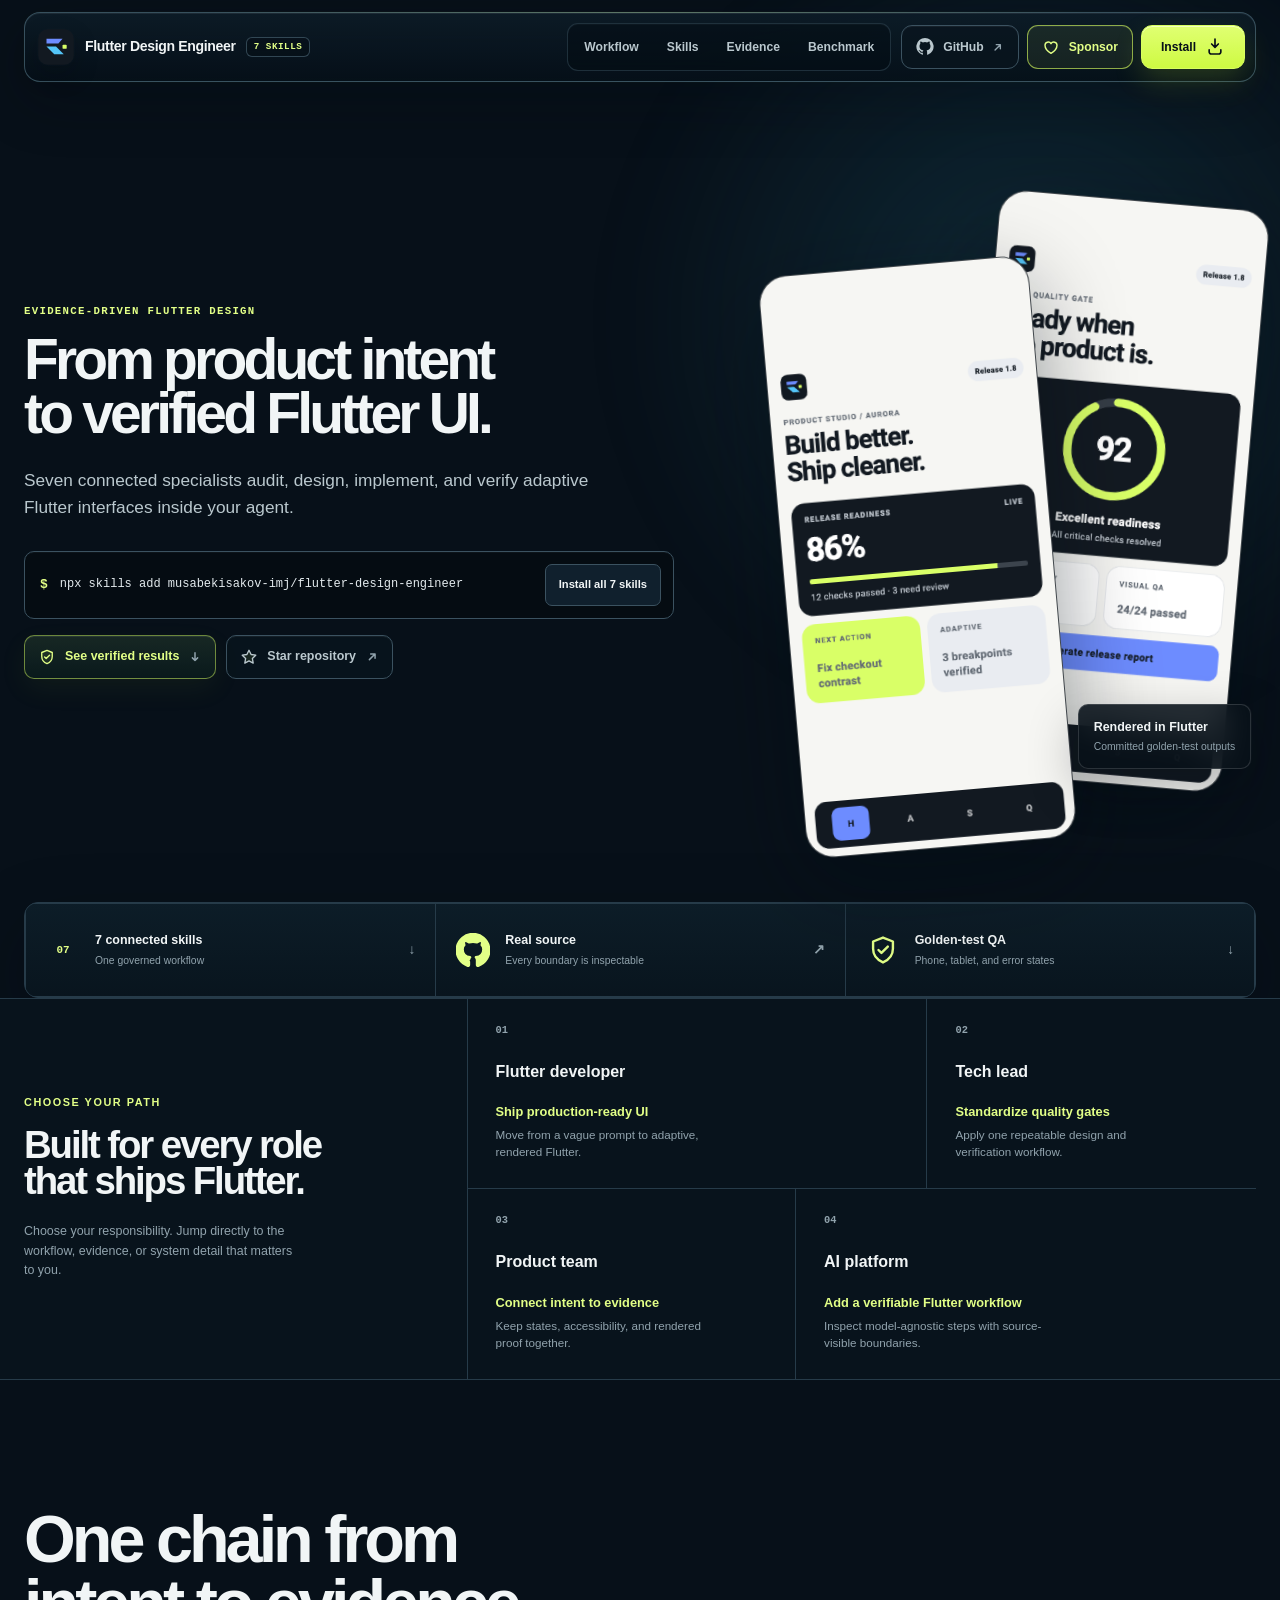
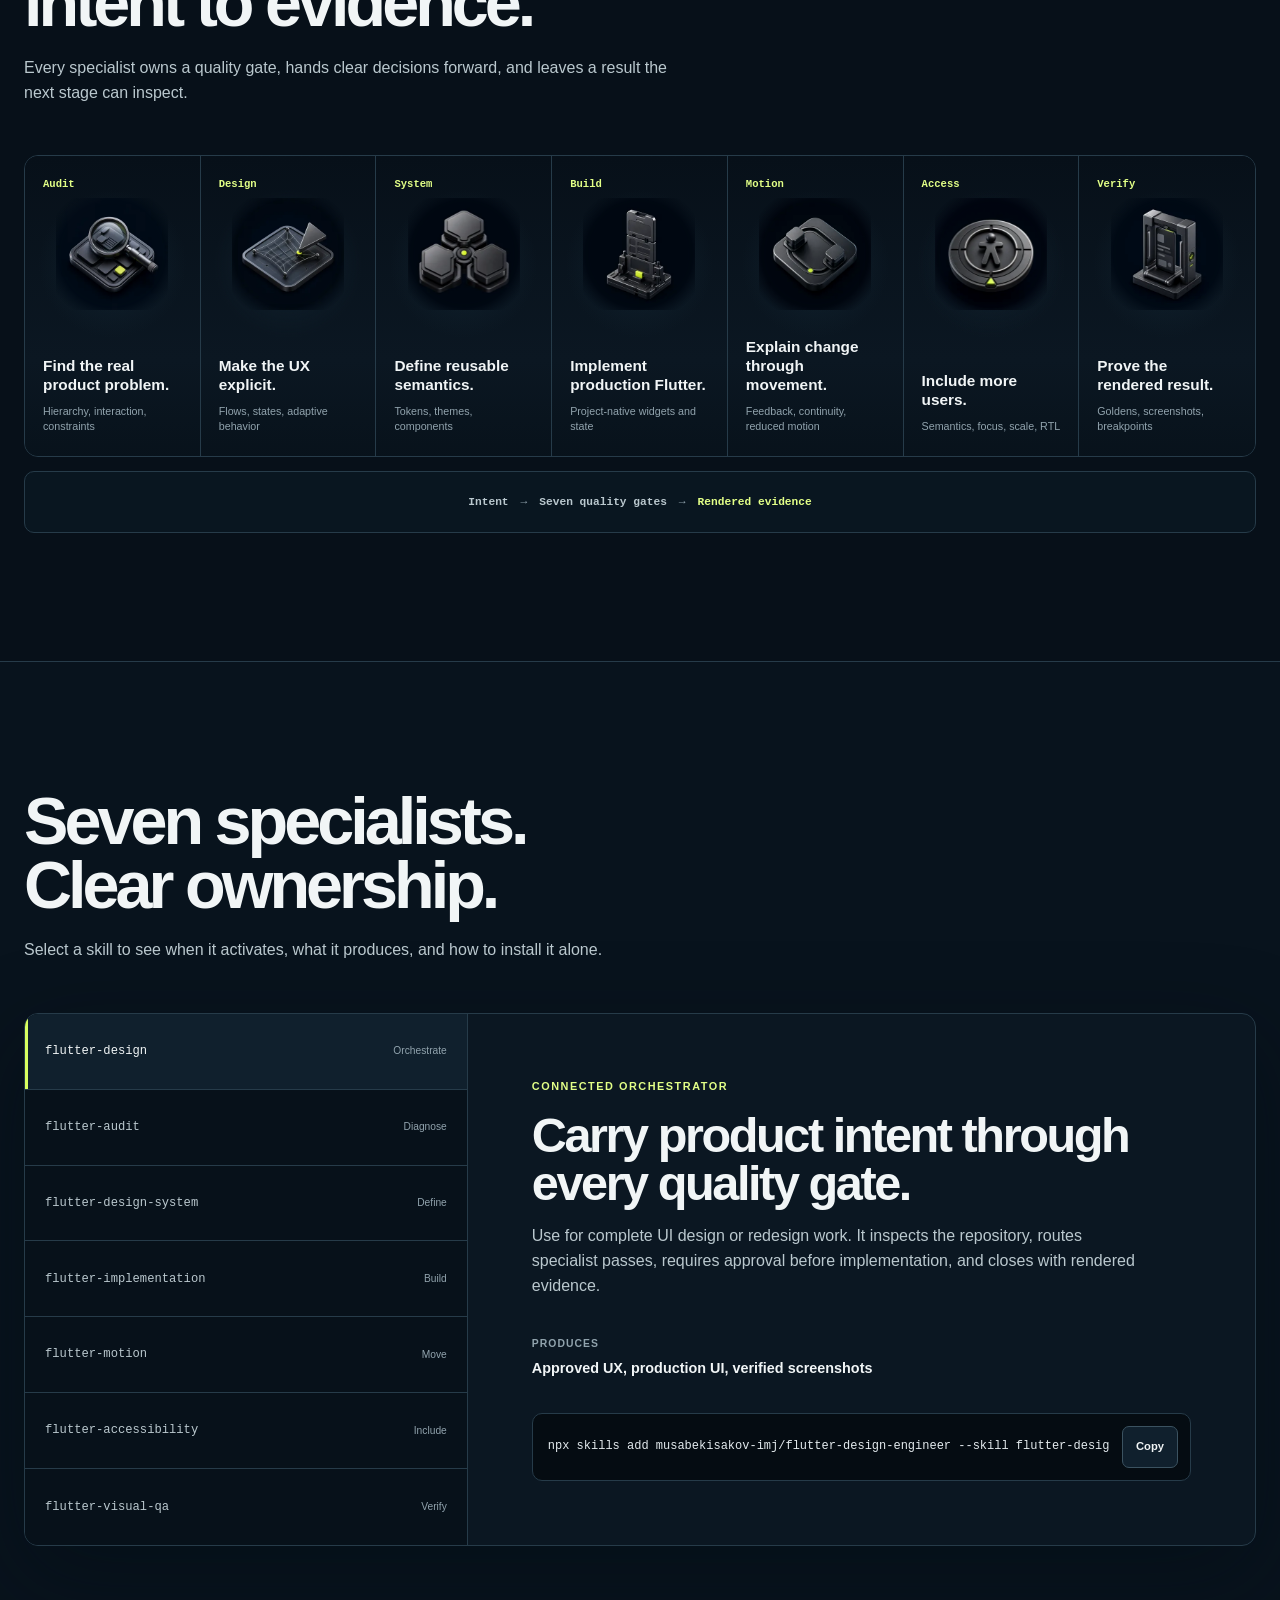
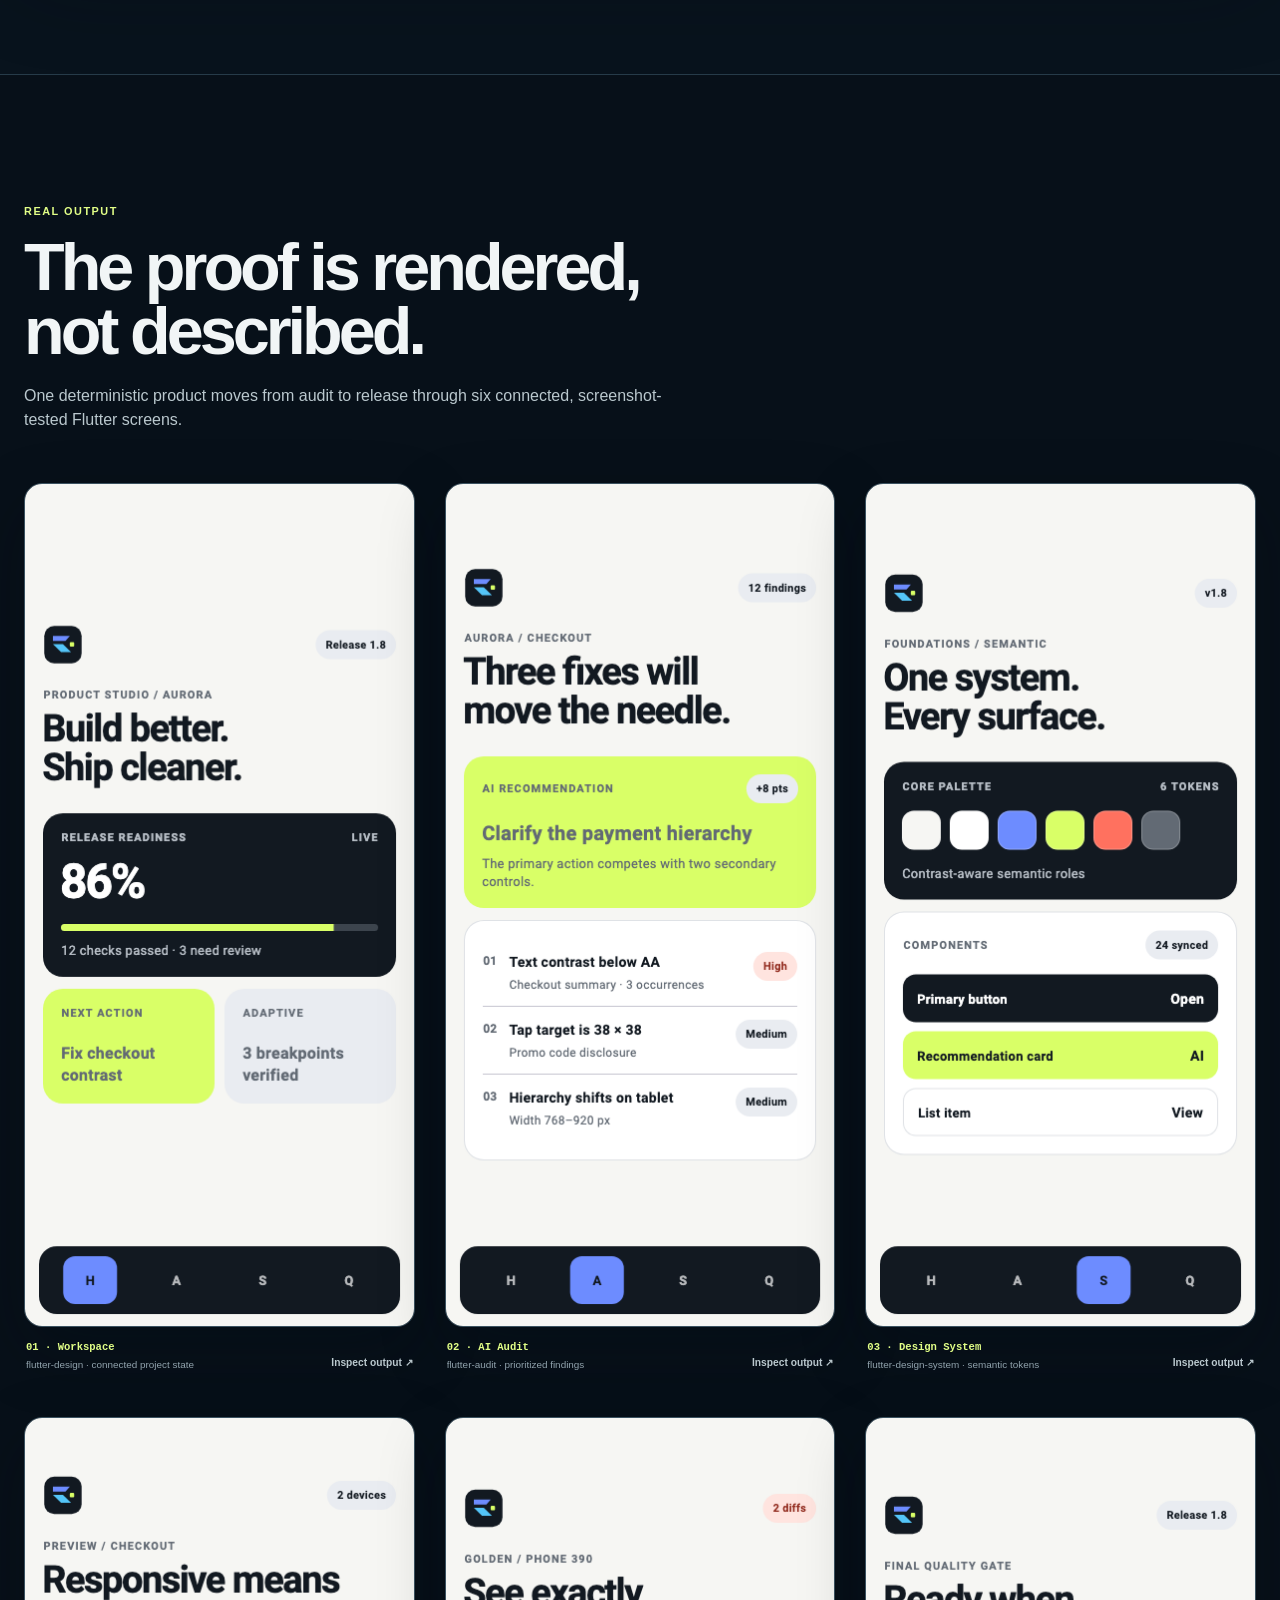
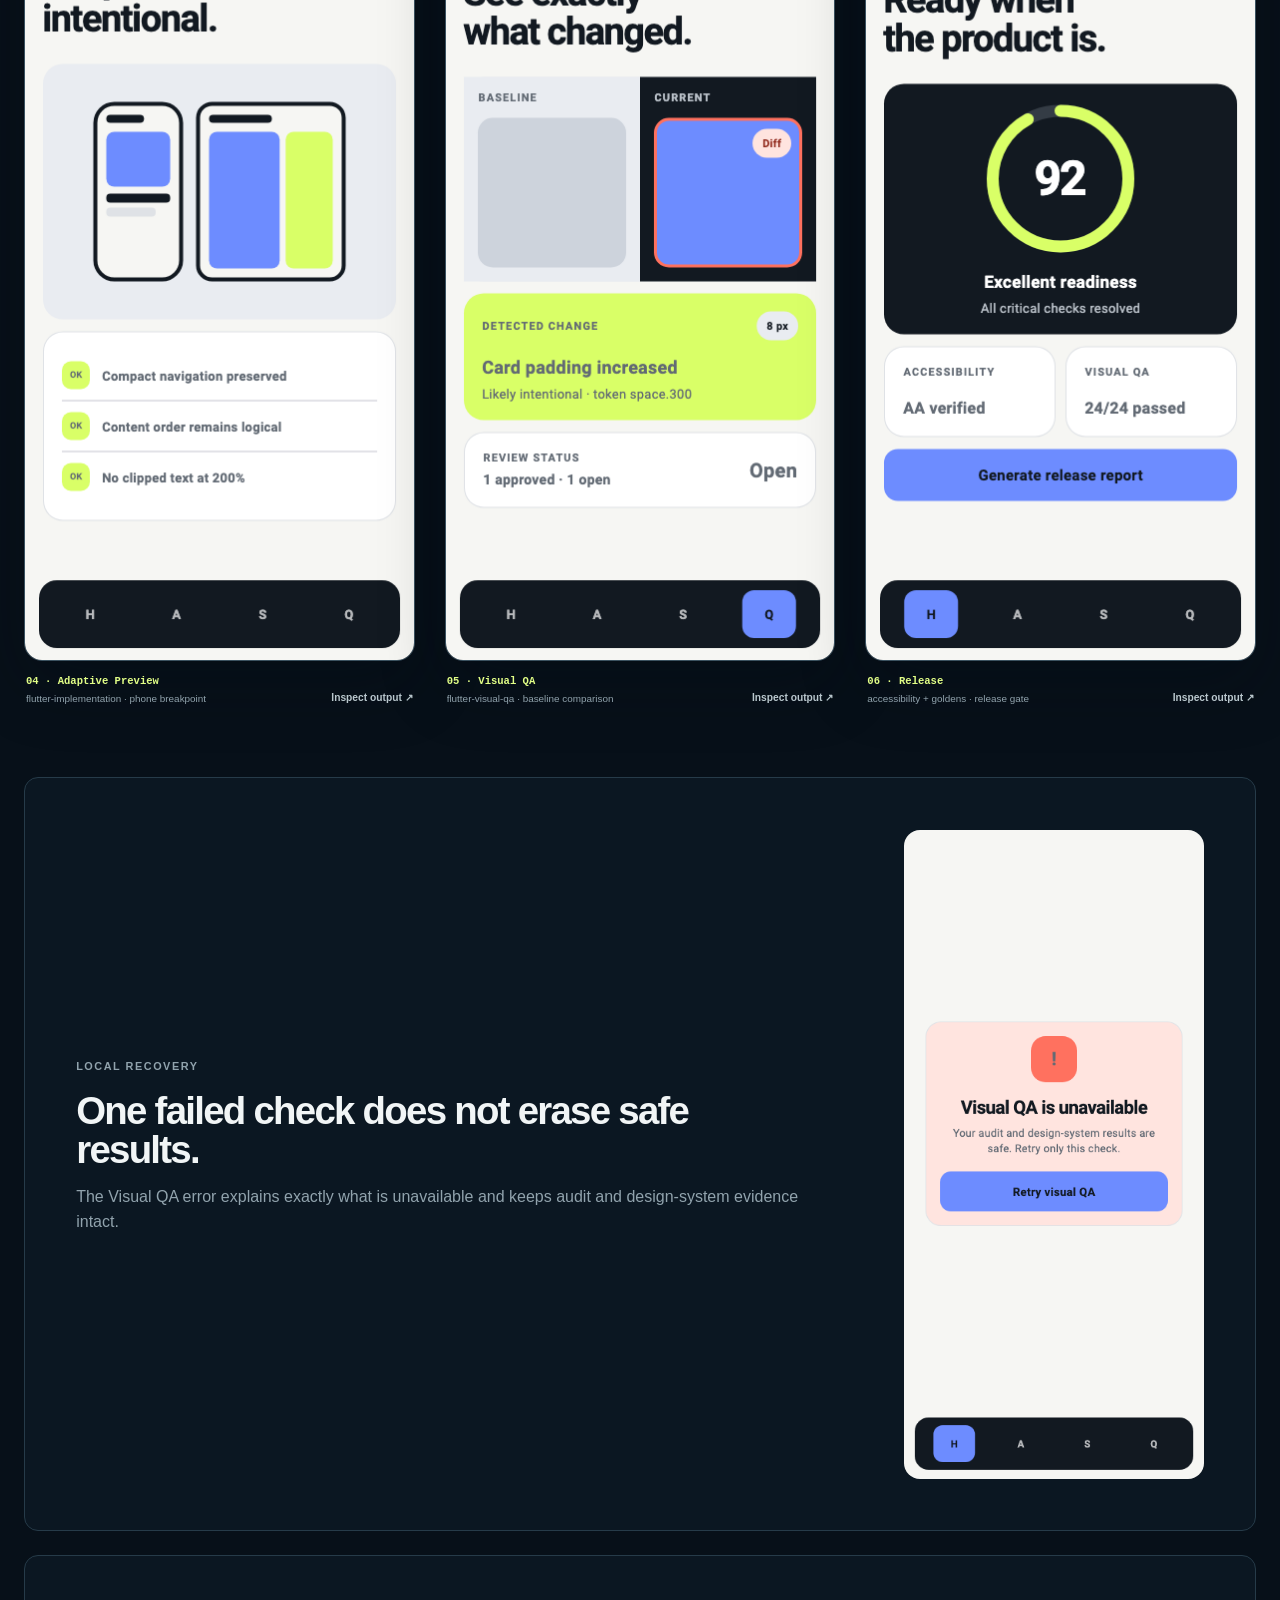
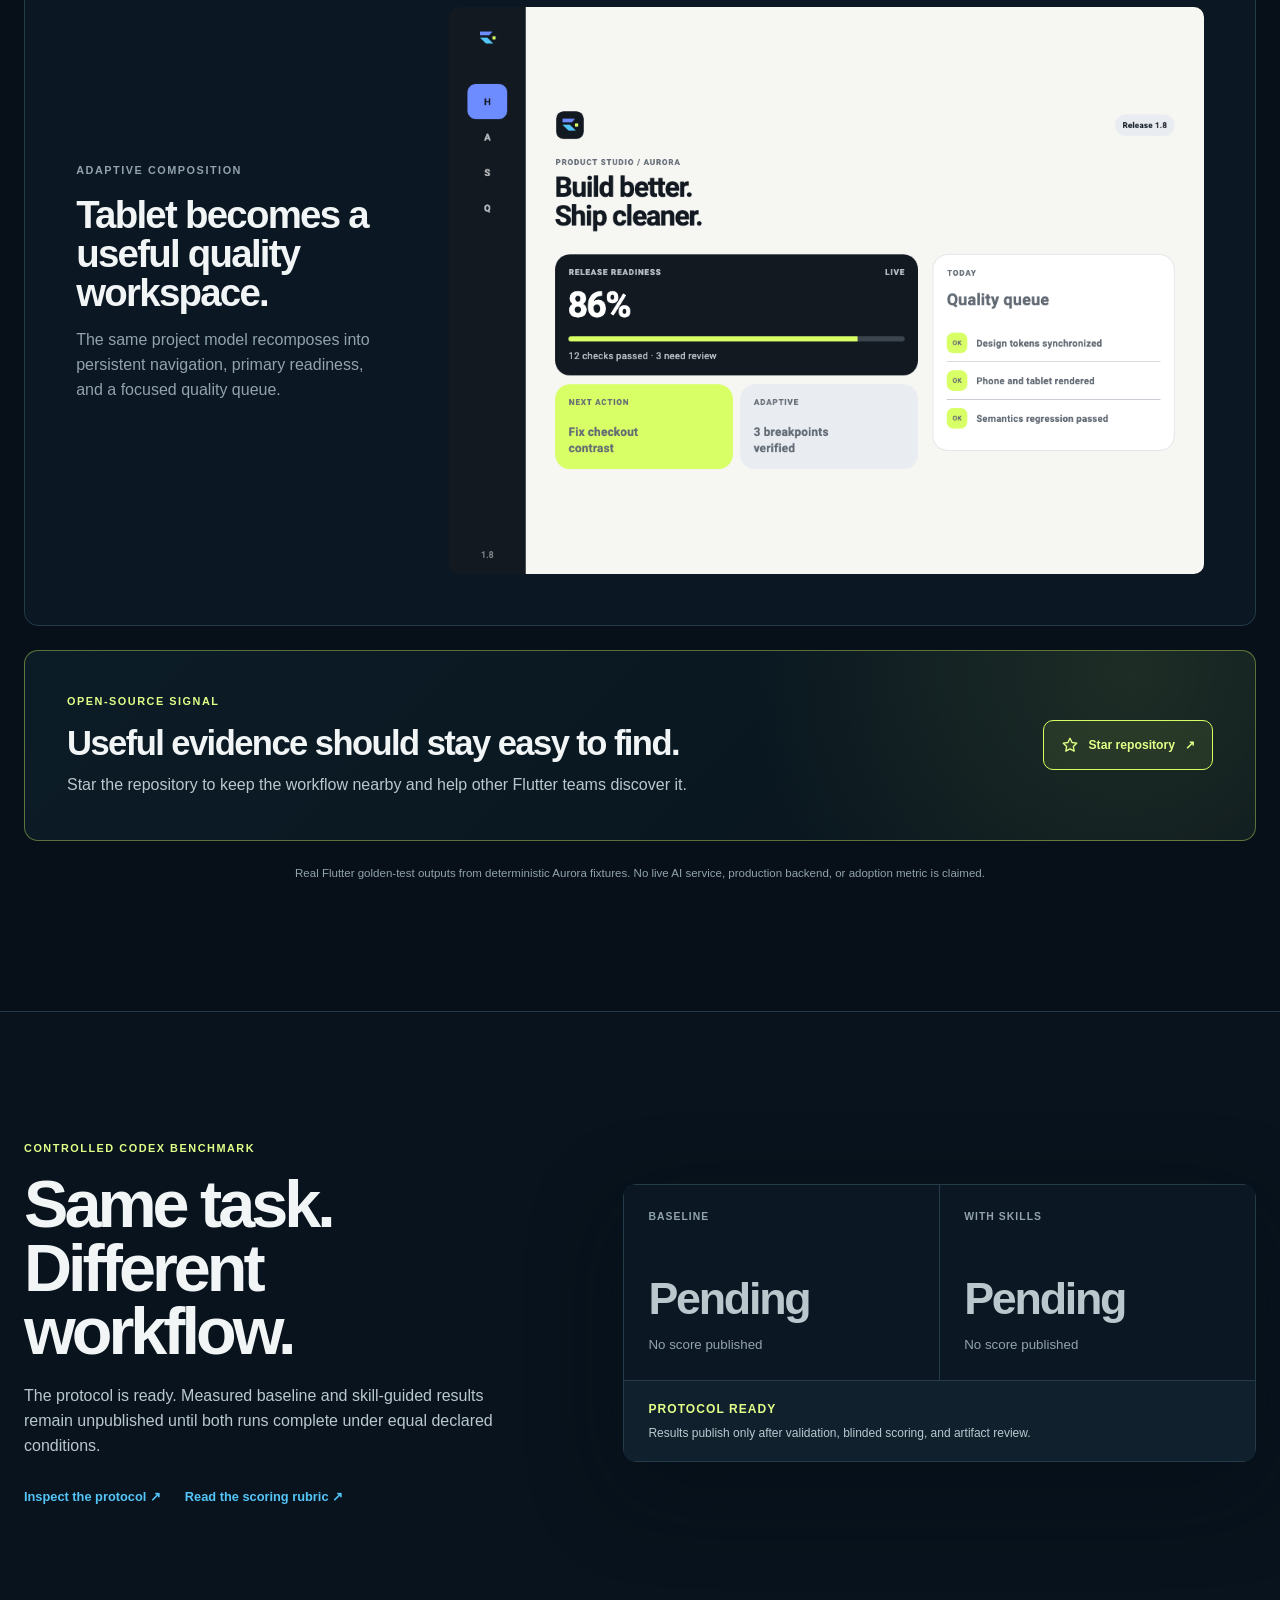
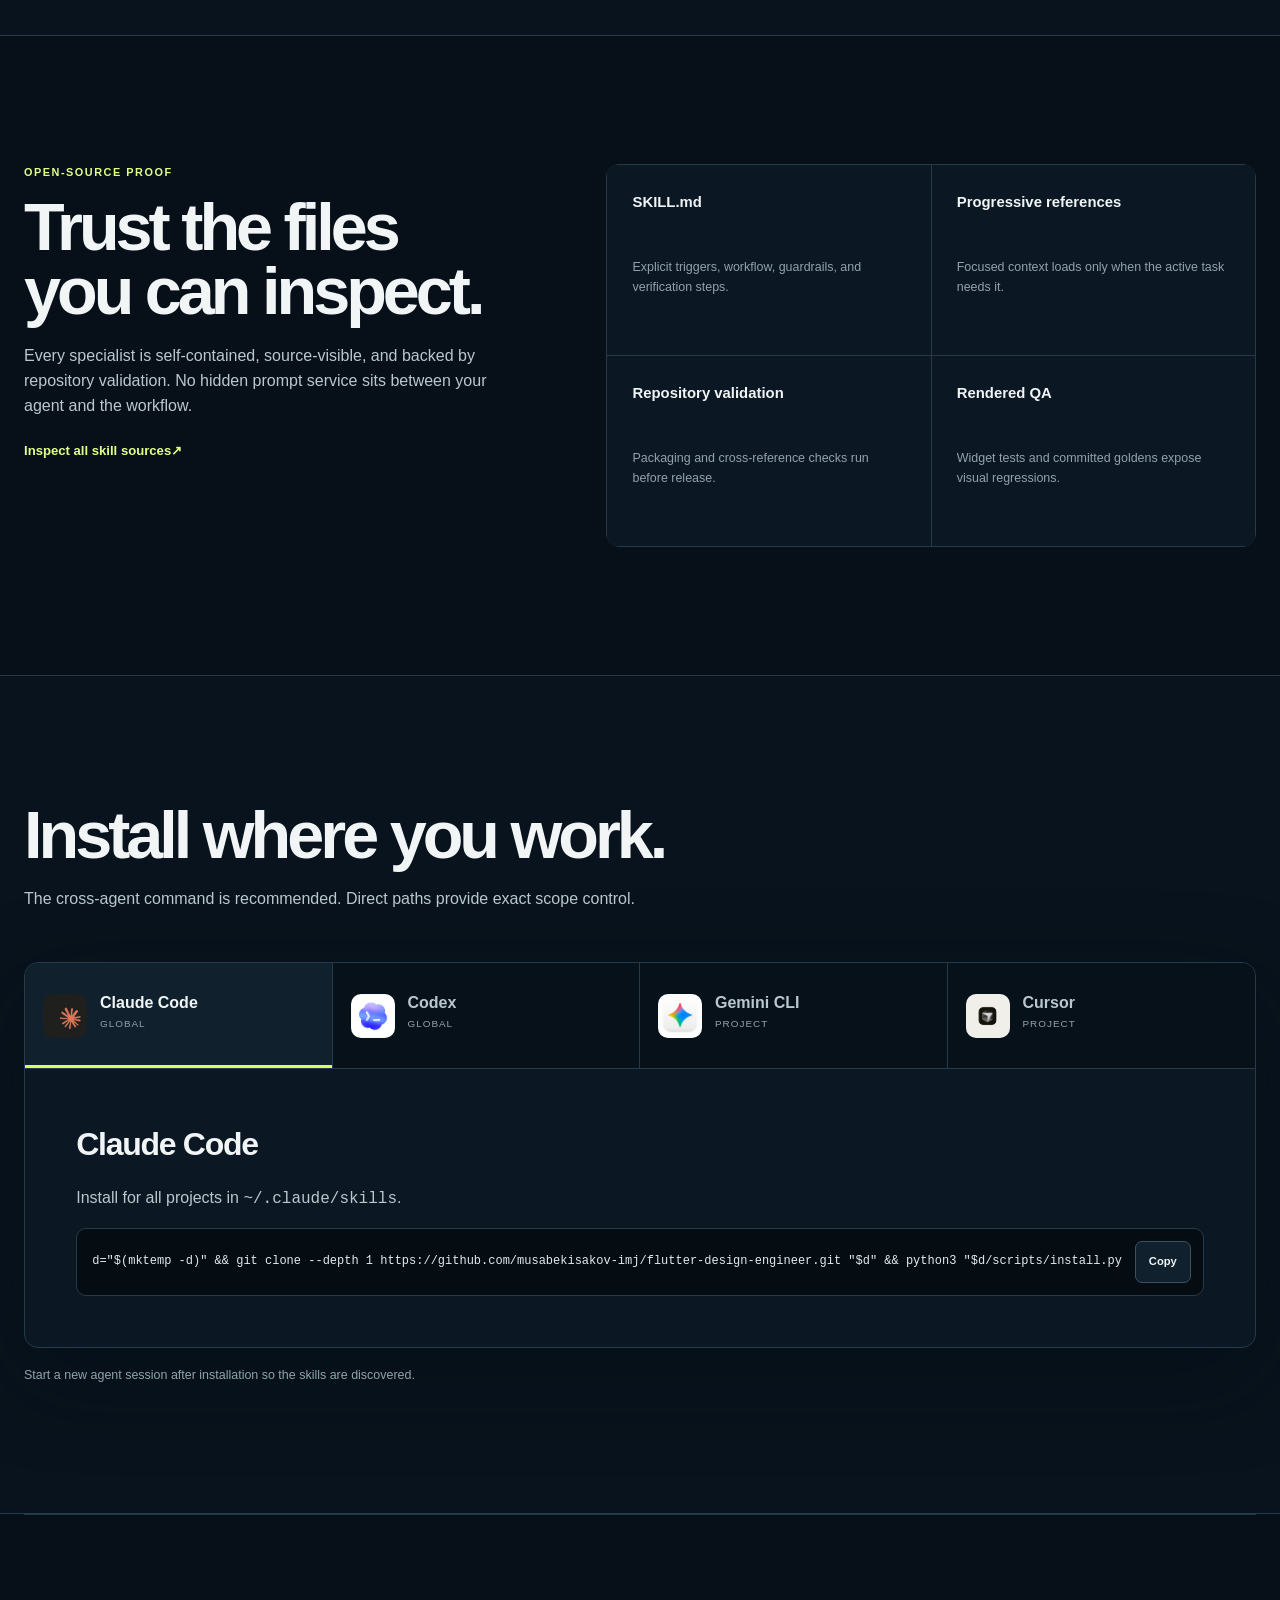
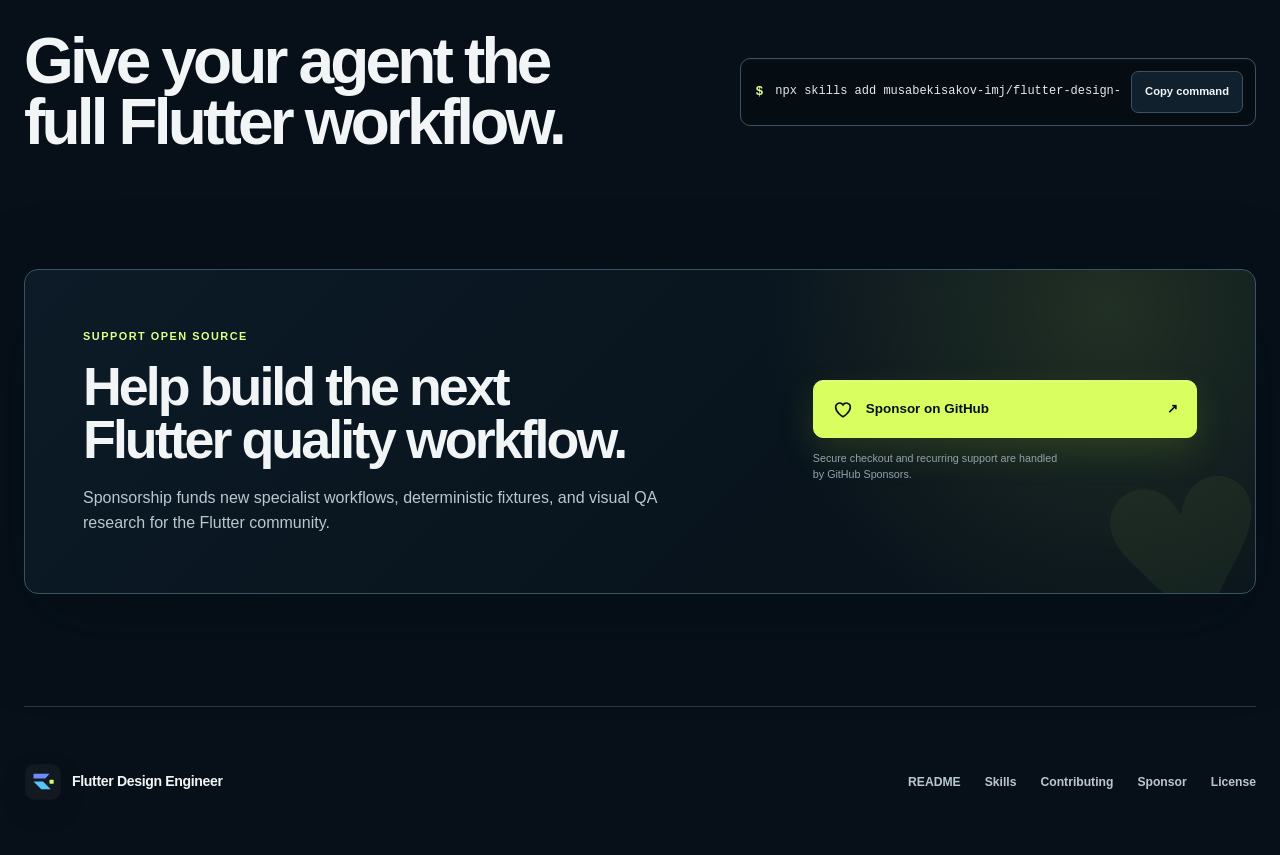
<file: docs/index.html>
<!doctype html>
<html lang="en">
<head>
  <meta charset="utf-8">
  <meta name="viewport" content="width=device-width, initial-scale=1">
  <meta name="description" content="Seven connected Flutter design skills for Claude Code, Codex, Gemini CLI, and Cursor. Audit, design, build, and verify real Flutter interfaces.">
  <meta name="theme-color" content="#071019">
  <meta property="og:title" content="Flutter Design Engineer">
  <meta property="og:description" content="A connected design engineering workflow for AI agents that ship Flutter.">
  <meta property="og:type" content="website">
  <meta property="og:image" content="https://musabekisakov-imj.github.io/flutter-design-engineer/assets/social-preview.jpg">
  <meta property="og:image:width" content="1280">
  <meta property="og:image:height" content="640">
  <meta name="twitter:card" content="summary_large_image">
  <meta name="twitter:image" content="https://musabekisakov-imj.github.io/flutter-design-engineer/assets/social-preview.jpg">
  <title>Flutter Design Engineer | Seven connected agent skills</title>
  <link rel="icon" href="assets/brand/mark.svg" type="image/svg+xml">
  <link rel="stylesheet" href="assets/install-guide.css?v=21">
  <script src="assets/analytics-adapter.js?v=2" defer></script>
  <script src="assets/install-guide.js?v=9" defer></script>
</head>
<body>
  <a class="skip-link" href="#main">Skip to content</a>

  <header class="site-header" id="top">
    <a class="brand" href="#top" aria-label="Flutter Design Engineer home">
      <img class="brand-mark" src="assets/brand/mark.svg" width="36" height="36" alt="">
      <span class="brand-name">Flutter Design Engineer</span>
      <span class="brand-meta" aria-label="Seven skills">7 skills</span>
    </a>
    <button class="menu-button" type="button" aria-expanded="false" aria-controls="primary-nav" aria-label="Menu">
      <span class="menu-icon" aria-hidden="true"><span></span><span></span></span>
    </button>
    <nav id="primary-nav" aria-label="Primary navigation">
      <div class="nav-links">
        <a href="#workflow" data-nav-section="workflow"><span>Workflow</span><span class="nav-link-index" aria-hidden="true">01</span></a>
        <a href="#skills" data-nav-section="skills"><span>Skills</span><span class="nav-link-index" aria-hidden="true">02</span></a>
        <a href="#evidence" data-nav-section="evidence"><span>Evidence</span><span class="nav-link-index" aria-hidden="true">03</span></a>
        <a href="#benchmark" data-nav-section="benchmark"><span>Benchmark</span><span class="nav-link-index" aria-hidden="true">04</span></a>
      </div>
      <div class="nav-actions">
        <a class="nav-github" href="https://github.com/musabekisakov-imj/flutter-design-engineer" data-analytics-event="github_open" data-analytics-placement="header"><svg class="nav-action-icon nav-github-mark" viewBox="0 0 24 24" aria-hidden="true"><path fill="currentColor" d="M12 .7a11.5 11.5 0 0 0-3.64 22.41c.58.1.79-.25.79-.56v-2.23c-3.22.7-3.9-1.37-3.9-1.37-.53-1.34-1.29-1.7-1.29-1.7-1.05-.72.08-.71.08-.71 1.17.08 1.78 1.2 1.78 1.2 1.04 1.77 2.72 1.26 3.38.96.1-.75.4-1.26.74-1.55-2.57-.29-5.27-1.28-5.27-5.68 0-1.25.45-2.28 1.19-3.08-.12-.29-.52-1.46.11-3.04 0 0 .97-.31 3.16 1.18A11 11 0 0 1 12 6.14a11 11 0 0 1 2.88.39c2.19-1.49 3.15-1.18 3.15-1.18.63 1.58.23 2.75.11 3.04.74.8 1.19 1.83 1.19 3.08 0 4.41-2.71 5.38-5.29 5.67.42.36.79 1.06.79 2.14v3.27c0 .31.21.67.8.56A11.5 11.5 0 0 0 12 .7Z"/></svg><span>GitHub</span><svg class="nav-action-icon nav-external-icon" viewBox="0 0 16 16" aria-hidden="true"><path d="M5 11 11.5 4.5M6.5 4.5h5v5"/></svg></a>
        <a class="nav-sponsor" href="https://github.com/sponsors/musabekisakov-imj" aria-label="Sponsor Flutter Design Engineer on GitHub" data-analytics-event="sponsor_open" data-analytics-placement="header"><svg class="nav-action-icon nav-sponsor-icon" viewBox="0 0 24 24" aria-hidden="true"><path d="M12 20.5S4 16 4 9.8A4.3 4.3 0 0 1 12 7.6a4.3 4.3 0 0 1 8 2.2c0 6.2-8 10.7-8 10.7Z"/></svg><span>Sponsor</span></a>
        <a class="nav-install" href="#install" data-nav-section="install"><span>Install</span><svg class="nav-action-icon nav-install-icon" viewBox="0 0 24 24" aria-hidden="true"><path d="M12 3v10m0 0 4-4m-4 4L8 9"/><path d="M5 16v2.5A2.5 2.5 0 0 0 7.5 21h9a2.5 2.5 0 0 0 2.5-2.5V16"/></svg></a>
      </div>
    </nav>
  </header>

  <main id="main">
    <section class="hero shell" aria-labelledby="hero-title">
      <div class="hero-copy reveal">
        <p class="hero-kicker">Evidence-driven Flutter design</p>
        <h1 id="hero-title">From product intent to verified Flutter UI.</h1>
        <p>Seven connected specialists audit, design, implement, and verify adaptive Flutter interfaces inside your agent.</p>
        <div class="hero-actions">
          <div class="command command-primary">
            <span aria-hidden="true">$</span>
            <code id="hero-command">npx skills add musabekisakov-imj/flutter-design-engineer</code>
            <button type="button" data-copy-target="hero-command" data-install-route="all" data-analytics-placement="hero">Install all 7 skills</button>
          </div>
          <div class="hero-links">
            <a class="hero-link hero-evidence-link" href="#evidence" data-analytics-event="verified_results_open" data-analytics-placement="hero"><svg class="hero-link-icon hero-shield-icon" viewBox="0 0 24 24" aria-hidden="true"><path d="M12 3.2 19 6v5.2c0 4.5-2.8 7.8-7 9.6-4.2-1.8-7-5.1-7-9.6V6l7-2.8Z"/><path d="m8.8 12 2.1 2.1 4.5-4.5"/></svg><span>See verified results</span><svg class="hero-link-arrow hero-link-arrow-down" viewBox="0 0 16 16" aria-hidden="true"><path d="M8 3v9m0 0 3-3m-3 3L5 9"/></svg></a>
            <a class="hero-link hero-star-link" href="https://github.com/musabekisakov-imj/flutter-design-engineer" data-analytics-event="github_open" data-analytics-placement="hero-star"><svg class="hero-link-icon hero-star-icon" viewBox="0 0 24 24" aria-hidden="true"><path d="m12 3 2.8 5.7 6.2.9-4.5 4.4 1.1 6.2-5.6-3-5.6 3 1.1-6.2L3 9.6l6.2-.9L12 3Z"/></svg><span>Star repository</span><svg class="hero-link-arrow hero-link-arrow-external" viewBox="0 0 16 16" aria-hidden="true"><path d="M5 11 11.5 4.5M6.5 4.5h5v5"/></svg></a>
          </div>
        </div>
      </div>

      <div class="hero-visual reveal" aria-label="Real Flutter golden-test outputs">
        <a class="hero-phone hero-phone-primary" href="https://github.com/musabekisakov-imj/flutter-design-engineer/blob/main/examples/product-studio/demo/goldens/phone-workspace.png">
          <img src="assets/product-studio/phone-workspace.png" width="390" height="844" alt="Flutter Product Studio workspace showing release readiness and next quality action">
        </a>
        <a class="hero-phone hero-phone-secondary" href="https://github.com/musabekisakov-imj/flutter-design-engineer/blob/main/examples/product-studio/demo/goldens/phone-release.png">
          <img src="assets/product-studio/phone-release.png" width="390" height="844" alt="Flutter Product Studio release screen showing verified readiness">
        </a>
        <p class="hero-proof"><strong>Rendered in Flutter</strong><span>Committed golden-test outputs</span></p>
      </div>
    </section>

    <nav class="proof-rail shell reveal" aria-label="Repository proof">
      <a href="#skills" data-analytics-event="verified_results_open" data-analytics-placement="proof-rail-skills"><span class="proof-rail-icon" aria-hidden="true">07</span><span><strong>7 connected skills</strong><small>One governed workflow</small></span><b aria-hidden="true">↓</b></a>
      <a href="https://github.com/musabekisakov-imj/flutter-design-engineer" data-analytics-event="github_open" data-analytics-placement="proof-rail-source"><svg class="proof-rail-icon" viewBox="0 0 24 24" aria-hidden="true"><path fill="currentColor" d="M12 .7a11.5 11.5 0 0 0-3.64 22.41c.58.1.79-.25.79-.56v-2.23c-3.22.7-3.9-1.37-3.9-1.37-.53-1.34-1.29-1.7-1.29-1.7-1.05-.72.08-.71.08-.71 1.17.08 1.78 1.2 1.78 1.2 1.04 1.77 2.72 1.26 3.38.96.1-.75.4-1.26.74-1.55-2.57-.29-5.27-1.28-5.27-5.68 0-1.25.45-2.28 1.19-3.08-.12-.29-.52-1.46.11-3.04 0 0 .97-.31 3.16 1.18A11 11 0 0 1 12 6.14a11 11 0 0 1 2.88.39c2.19-1.49 3.15-1.18 3.15-1.18.63 1.58.23 2.75.11 3.04.74.8 1.19 1.83 1.19 3.08 0 4.41-2.71 5.38-5.29 5.67.42.36.79 1.06.79 2.14v3.27c0 .31.21.67.8.56A11.5 11.5 0 0 0 12 .7Z"/></svg><span><strong>Real source</strong><small>Every boundary is inspectable</small></span><b aria-hidden="true">↗</b></a>
      <a href="#evidence" data-analytics-event="verified_results_open" data-analytics-placement="proof-rail-qa"><svg class="proof-rail-icon" viewBox="0 0 24 24" aria-hidden="true"><path d="M12 3.2 19 6v5.2c0 4.5-2.8 7.8-7 9.6-4.2-1.8-7-5.1-7-9.6V6l7-2.8Z"/><path d="m8.8 12 2.1 2.1 4.5-4.5"/></svg><span><strong>Golden-test QA</strong><small>Phone, tablet, and error states</small></span><b aria-hidden="true">↓</b></a>
    </nav>

    <section class="audiences" id="audiences" aria-labelledby="audiences-title">
      <div class="shell audience-shell">
        <div class="audience-intro">
          <p class="section-kicker">Choose your path</p>
          <h2 id="audiences-title">Built for every role that ships Flutter.</h2>
          <p>Choose your responsibility. Jump directly to the workflow, evidence, or system detail that matters to you.</p>
        </div>
        <div class="audience-grid">
          <a href="#workflow" data-analytics-event="audience_path_select" data-analytics-audience="developer"><span class="audience-number">01</span><span class="audience-arrow" aria-hidden="true">↘</span><strong>Flutter developer</strong><b>Ship production-ready UI</b><p>Move from a vague prompt to adaptive, rendered Flutter.</p></a>
          <a href="#skills" data-analytics-event="audience_path_select" data-analytics-audience="tech-lead"><span class="audience-number">02</span><span class="audience-arrow" aria-hidden="true">↘</span><strong>Tech lead</strong><b>Standardize quality gates</b><p>Apply one repeatable design and verification workflow.</p></a>
          <a href="#evidence" data-analytics-event="audience_path_select" data-analytics-audience="product-team"><span class="audience-number">03</span><span class="audience-arrow" aria-hidden="true">↘</span><strong>Product team</strong><b>Connect intent to evidence</b><p>Keep states, accessibility, and rendered proof together.</p></a>
          <a href="#benchmark" data-analytics-event="audience_path_select" data-analytics-audience="ai-platform"><span class="audience-number">04</span><span class="audience-arrow" aria-hidden="true">↘</span><strong>AI platform</strong><b>Add a verifiable Flutter workflow</b><p>Inspect model-agnostic steps with source-visible boundaries.</p></a>
        </div>
      </div>
    </section>

    <section class="workflow shell section" id="workflow" aria-labelledby="workflow-title">
      <div class="section-heading">
        <h2 id="workflow-title">One chain from intent to evidence.</h2>
        <p>Every specialist owns a quality gate, hands clear decisions forward, and leaves a result the next stage can inspect.</p>
      </div>
      <ol class="workflow-track">
        <li><span>Audit</span><img class="workflow-icon" src="assets/workflow/audit.webp" width="320" height="320" alt="" decoding="async"><strong>Find the real product problem.</strong><small>Hierarchy, interaction, constraints</small></li>
        <li><span>Design</span><img class="workflow-icon" src="assets/workflow/design.webp" width="320" height="320" alt="" decoding="async"><strong>Make the UX explicit.</strong><small>Flows, states, adaptive behavior</small></li>
        <li><span>System</span><img class="workflow-icon" src="assets/workflow/system.webp" width="320" height="320" alt="" decoding="async"><strong>Define reusable semantics.</strong><small>Tokens, themes, components</small></li>
        <li><span>Build</span><img class="workflow-icon" src="assets/workflow/build.webp" width="320" height="320" alt="" decoding="async"><strong>Implement production Flutter.</strong><small>Project-native widgets and state</small></li>
        <li><span>Motion</span><img class="workflow-icon" src="assets/workflow/motion.webp" width="320" height="320" alt="" decoding="async"><strong>Explain change through movement.</strong><small>Feedback, continuity, reduced motion</small></li>
        <li><span>Access</span><img class="workflow-icon" src="assets/workflow/access.webp" width="320" height="320" alt="" decoding="async"><strong>Include more users.</strong><small>Semantics, focus, scale, RTL</small></li>
        <li><span>Verify</span><img class="workflow-icon" src="assets/workflow/verify.webp" width="320" height="320" alt="" decoding="async"><strong>Prove the rendered result.</strong><small>Goldens, screenshots, breakpoints</small></li>
      </ol>
      <p class="workflow-outcome"><span>Intent</span><b aria-hidden="true">→</b><span>Seven quality gates</span><b aria-hidden="true">→</b><strong>Rendered evidence</strong></p>
    </section>

    <section class="registry section" id="skills" aria-labelledby="skills-title">
      <div class="shell">
        <div class="section-heading">
          <h2 id="skills-title">Seven specialists. Clear ownership.</h2>
          <p>Select a skill to see when it activates, what it produces, and how to install it alone.</p>
        </div>
        <div class="registry-shell">
          <div class="skill-tabs" role="tablist" aria-label="Flutter specialist skills">
            <button id="skill-tab-design" role="tab" aria-selected="true" aria-controls="skill-panel-design" tabindex="0">flutter-design <span>Orchestrate</span></button>
            <button id="skill-tab-audit" role="tab" aria-selected="false" aria-controls="skill-panel-audit" tabindex="-1">flutter-audit <span>Diagnose</span></button>
            <button id="skill-tab-system" role="tab" aria-selected="false" aria-controls="skill-panel-system" tabindex="-1">flutter-design-system <span>Define</span></button>
            <button id="skill-tab-build" role="tab" aria-selected="false" aria-controls="skill-panel-build" tabindex="-1">flutter-implementation <span>Build</span></button>
            <button id="skill-tab-motion" role="tab" aria-selected="false" aria-controls="skill-panel-motion" tabindex="-1">flutter-motion <span>Move</span></button>
            <button id="skill-tab-access" role="tab" aria-selected="false" aria-controls="skill-panel-access" tabindex="-1">flutter-accessibility <span>Include</span></button>
            <button id="skill-tab-qa" role="tab" aria-selected="false" aria-controls="skill-panel-qa" tabindex="-1">flutter-visual-qa <span>Verify</span></button>
          </div>
          <div class="skill-panels">
            <article id="skill-panel-design" role="tabpanel" aria-labelledby="skill-tab-design"><p class="panel-label">Connected orchestrator</p><h3>Carry product intent through every quality gate.</h3><p>Use for complete UI design or redesign work. It inspects the repository, routes specialist passes, requires approval before implementation, and closes with rendered evidence.</p><div class="panel-output"><span>Produces</span><strong>Approved UX, production UI, verified screenshots</strong></div><div class="command"><code id="skill-design-command">npx skills add musabekisakov-imj/flutter-design-engineer --skill flutter-design</code><button type="button" data-copy-target="skill-design-command" data-install-route="single-skill" data-analytics-placement="skills">Copy</button></div></article>
            <article id="skill-panel-audit" role="tabpanel" aria-labelledby="skill-tab-audit"><p class="panel-label">Diagnostic specialist</p><h3>Find hierarchy and interaction problems before editing.</h3><p>Use when an existing Flutter interface feels unclear, inconsistent, or fragile across screen sizes.</p><div class="panel-output"><span>Produces</span><strong>Evidence-backed findings and priorities</strong></div></article>
            <article id="skill-panel-system" role="tabpanel" aria-labelledby="skill-tab-system"><p class="panel-label">System specialist</p><h3>Turn visual choices into semantic Flutter foundations.</h3><p>Use for tokens, themes, typography, spacing, component contracts, and state consistency.</p><div class="panel-output"><span>Produces</span><strong>Reusable semantic design system</strong></div></article>
            <article id="skill-panel-build" role="tabpanel" aria-labelledby="skill-tab-build"><p class="panel-label">Implementation specialist</p><h3>Build approved interfaces in the project native style.</h3><p>Use after UX approval for adaptive widgets, complete states, and production-ready Flutter composition.</p><div class="panel-output"><span>Produces</span><strong>Integrated Flutter implementation</strong></div></article>
            <article id="skill-panel-motion" role="tabpanel" aria-labelledby="skill-tab-motion"><p class="panel-label">Motion specialist</p><h3>Use movement to explain feedback and continuity.</h3><p>Use for transitions, micro-interactions, interruptible animation, and reduced-motion behavior.</p><div class="panel-output"><span>Produces</span><strong>Purposeful, performant motion</strong></div></article>
            <article id="skill-panel-access" role="tabpanel" aria-labelledby="skill-tab-access"><p class="panel-label">Inclusion specialist</p><h3>Make the interface robust beyond the default user.</h3><p>Use for semantics, keyboard focus, text scaling, localization safety, and RTL behavior.</p><div class="panel-output"><span>Produces</span><strong>Accessible interaction and layout fixes</strong></div></article>
            <article id="skill-panel-qa" role="tabpanel" aria-labelledby="skill-tab-qa"><p class="panel-label">Rendered verification specialist</p><h3>Inspect pixels, states, and breakpoints instead of guessing.</h3><p>Use for screenshot matrices, golden tests, overflow checks, theme comparison, and visual regression triage.</p><div class="panel-output"><span>Produces</span><strong>Inspected visual evidence</strong></div></article>
          </div>
        </div>
      </div>
    </section>

    <section class="evidence section shell" id="evidence" aria-labelledby="evidence-title">
      <div class="section-heading">
        <p class="section-kicker">Real output</p>
        <h2 id="evidence-title">The proof is rendered, not described.</h2>
        <p>One deterministic product moves from audit to release through six connected, screenshot-tested Flutter screens.</p>
      </div>
      <div class="phone-rail" aria-label="Flutter Product Studio workflow golden screenshots">
        <figure><img loading="lazy" src="assets/product-studio/phone-workspace.png" width="390" height="844" alt="Product Studio workspace with release readiness and next action"><figcaption><span><strong>01 · Workspace</strong><small>flutter-design · connected project state</small></span><a href="https://github.com/musabekisakov-imj/flutter-design-engineer/blob/main/examples/product-studio/demo/goldens/phone-workspace.png" data-analytics-event="github_open" data-analytics-placement="evidence-workspace">Inspect output <b aria-hidden="true">↗</b></a></figcaption></figure>
        <figure><img loading="lazy" src="assets/product-studio/phone-audit.png" width="390" height="844" alt="AI audit with prioritized Flutter interface findings"><figcaption><span><strong>02 · AI Audit</strong><small>flutter-audit · prioritized findings</small></span><a href="https://github.com/musabekisakov-imj/flutter-design-engineer/blob/main/examples/product-studio/demo/goldens/phone-audit.png" data-analytics-event="github_open" data-analytics-placement="evidence-audit">Inspect output <b aria-hidden="true">↗</b></a></figcaption></figure>
        <figure><img loading="lazy" src="assets/product-studio/phone-system.png" width="390" height="844" alt="Semantic design system tokens and synchronized components"><figcaption><span><strong>03 · Design System</strong><small>flutter-design-system · semantic tokens</small></span><a href="https://github.com/musabekisakov-imj/flutter-design-engineer/blob/main/examples/product-studio/demo/goldens/phone-system.png" data-analytics-event="github_open" data-analytics-placement="evidence-system">Inspect output <b aria-hidden="true">↗</b></a></figcaption></figure>
        <figure><img loading="lazy" src="assets/product-studio/phone-adaptive.png" width="390" height="844" alt="Adaptive preview comparing phone and tablet layouts"><figcaption><span><strong>04 · Adaptive Preview</strong><small>flutter-implementation · phone breakpoint</small></span><a href="https://github.com/musabekisakov-imj/flutter-design-engineer/blob/main/examples/product-studio/demo/goldens/phone-adaptive.png" data-analytics-event="github_open" data-analytics-placement="evidence-adaptive">Inspect output <b aria-hidden="true">↗</b></a></figcaption></figure>
        <figure><img loading="lazy" src="assets/product-studio/phone-visualQa.png" width="390" height="844" alt="Visual QA screen comparing baseline and current Flutter renders"><figcaption><span><strong>05 · Visual QA</strong><small>flutter-visual-qa · baseline comparison</small></span><a href="https://github.com/musabekisakov-imj/flutter-design-engineer/blob/main/examples/product-studio/demo/goldens/phone-visualQa.png" data-analytics-event="github_open" data-analytics-placement="evidence-visual-qa">Inspect output <b aria-hidden="true">↗</b></a></figcaption></figure>
        <figure><img loading="lazy" src="assets/product-studio/phone-release.png" width="390" height="844" alt="Release quality gate with accessibility and golden test results"><figcaption><span><strong>06 · Release</strong><small>accessibility + goldens · release gate</small></span><a href="https://github.com/musabekisakov-imj/flutter-design-engineer/blob/main/examples/product-studio/demo/goldens/phone-release.png" data-analytics-event="github_open" data-analytics-placement="evidence-release">Inspect output <b aria-hidden="true">↗</b></a></figcaption></figure>
      </div>
      <div class="evidence-proof-grid">
        <article class="proof-error"><div><p class="section-kicker">Local recovery</p><h3>One failed check does not erase safe results.</h3><p>The Visual QA error explains exactly what is unavailable and keeps audit and design-system evidence intact.</p></div><img loading="lazy" src="assets/product-studio/phone-error.png" width="390" height="844" alt="Recoverable Product Studio Visual QA error state"></article>
        <article class="proof-adaptive"><div><p class="section-kicker">Adaptive composition</p><h3>Tablet becomes a useful quality workspace.</h3><p>The same project model recomposes into persistent navigation, primary readiness, and a focused quality queue.</p></div><img loading="lazy" src="assets/product-studio/tablet-workspace.png" width="1024" height="768" alt="Expanded Product Studio workspace rendered at tablet size"></article>
      </div>
      <aside class="evidence-star reveal" aria-labelledby="evidence-star-title"><div><p class="section-kicker">Open-source signal</p><h3 id="evidence-star-title">Useful evidence should stay easy to find.</h3><p>Star the repository to keep the workflow nearby and help other Flutter teams discover it.</p></div><a href="https://github.com/musabekisakov-imj/flutter-design-engineer" data-analytics-event="github_open" data-analytics-placement="evidence-star"><svg viewBox="0 0 24 24" aria-hidden="true"><path d="m12 3 2.8 5.7 6.2.9-4.5 4.4 1.1 6.2-5.6-3-5.6 3 1.1-6.2L3 9.6l6.2-.9L12 3Z"/></svg><span>Star repository</span><b aria-hidden="true">↗</b></a></aside>
      <p class="evidence-note">Real Flutter golden-test outputs from deterministic Aurora fixtures. No live AI service, production backend, or adoption metric is claimed.</p>
    </section>

    <section class="benchmark section" id="benchmark" aria-labelledby="benchmark-title">
      <div class="shell benchmark-shell">
        <div class="benchmark-copy">
          <p class="section-kicker">Controlled Codex benchmark</p>
          <h2 id="benchmark-title">Same task. Different workflow.</h2>
          <p>The protocol is ready. Measured baseline and skill-guided results remain unpublished until both runs complete under equal declared conditions.</p>
          <div class="benchmark-actions">
            <a href="https://github.com/musabekisakov-imj/flutter-design-engineer/tree/main/benchmarks/connected-command-center" data-analytics-event="benchmark_artifact_open" data-analytics-placement="benchmark">Inspect the protocol <span aria-hidden="true">↗</span></a>
            <a href="https://github.com/musabekisakov-imj/flutter-design-engineer/blob/main/benchmarks/connected-command-center/rubric.md" data-analytics-event="benchmark_artifact_open" data-analytics-placement="rubric">Read the scoring rubric <span aria-hidden="true">↗</span></a>
          </div>
        </div>
        <div class="benchmark-status" aria-label="Benchmark publication status">
          <div><span>Baseline</span><strong>Pending</strong><small>No score published</small></div>
          <div><span>With skills</span><strong>Pending</strong><small>No score published</small></div>
          <p><b>Protocol ready</b><span>Results publish only after validation, blinded scoring, and artifact review.</span></p>
        </div>
      </div>
    </section>

    <section class="technical section shell" aria-labelledby="technical-title">
      <div class="technical-copy"><p class="section-kicker">Open-source proof</p><h2 id="technical-title">Trust the files you can inspect.</h2><p>Every specialist is self-contained, source-visible, and backed by repository validation. No hidden prompt service sits between your agent and the workflow.</p><a href="https://github.com/musabekisakov-imj/flutter-design-engineer/tree/main/skills" data-analytics-event="github_open" data-analytics-placement="trust">Inspect all skill sources <span aria-hidden="true">↗</span></a></div>
      <div class="technical-grid"><article><strong>SKILL.md</strong><p>Explicit triggers, workflow, guardrails, and verification steps.</p></article><article><strong>Progressive references</strong><p>Focused context loads only when the active task needs it.</p></article><article><strong>Repository validation</strong><p>Packaging and cross-reference checks run before release.</p></article><article><strong>Rendered QA</strong><p>Widget tests and committed goldens expose visual regressions.</p></article></div>
    </section>

    <section class="install section" id="install" aria-labelledby="install-title">
      <div class="shell">
        <div class="section-heading"><h2 id="install-title">Install where you work.</h2><p>The cross-agent command is recommended. Direct paths provide exact scope control.</p></div>
        <div class="agent-shell">
          <div class="agent-tabs" role="tablist" aria-label="AI agent installation">
            <button id="agent-tab-claude" role="tab" aria-selected="true" aria-controls="agent-panel-claude" tabindex="0"><img src="assets/agents/claude.png" width="44" height="44" alt=""><span>Claude Code</span><small>Global</small></button>
            <button id="agent-tab-codex" role="tab" aria-selected="false" aria-controls="agent-panel-codex" tabindex="-1"><img src="assets/agents/codex.png" width="44" height="44" alt=""><span>Codex</span><small>Global</small></button>
            <button id="agent-tab-gemini" role="tab" aria-selected="false" aria-controls="agent-panel-gemini" tabindex="-1"><img src="assets/agents/gemini.png" width="44" height="44" alt=""><span>Gemini CLI</span><small>Project</small></button>
            <button id="agent-tab-cursor" role="tab" aria-selected="false" aria-controls="agent-panel-cursor" tabindex="-1"><img src="assets/agents/cursor.png" width="44" height="44" alt=""><span>Cursor</span><small>Project</small></button>
          </div>
          <div class="agent-panels">
            <article id="agent-panel-claude" role="tabpanel" aria-labelledby="agent-tab-claude"><h3>Claude Code</h3><p>Install for all projects in <code>~/.claude/skills</code>.</p><div class="command"><code id="claude-command">d="$(mktemp -d)" &amp;&amp; git clone --depth 1 https://github.com/musabekisakov-imj/flutter-design-engineer.git "$d" &amp;&amp; python3 "$d/scripts/install.py" --destination ~/.claude/skills</code><button type="button" data-copy-target="claude-command" data-install-route="claude" data-analytics-placement="installer">Copy</button></div></article>
            <article id="agent-panel-codex" role="tabpanel" aria-labelledby="agent-tab-codex"><h3>OpenAI Codex</h3><p>Install for all projects in <code>~/.codex/skills</code>.</p><div class="command"><code id="codex-command">d="$(mktemp -d)" &amp;&amp; git clone --depth 1 https://github.com/musabekisakov-imj/flutter-design-engineer.git "$d" &amp;&amp; python3 "$d/scripts/install.py" --destination ~/.codex/skills</code><button type="button" data-copy-target="codex-command" data-install-route="codex" data-analytics-placement="installer">Copy</button></div></article>
            <article id="agent-panel-gemini" role="tabpanel" aria-labelledby="agent-tab-gemini"><h3>Gemini CLI</h3><p>Install inside the current project at <code>.gemini/skills</code>.</p><div class="command"><code id="gemini-command">d="$(mktemp -d)" &amp;&amp; git clone --depth 1 https://github.com/musabekisakov-imj/flutter-design-engineer.git "$d" &amp;&amp; python3 "$d/scripts/install.py" --destination .gemini/skills</code><button type="button" data-copy-target="gemini-command" data-install-route="gemini" data-analytics-placement="installer">Copy</button></div></article>
            <article id="agent-panel-cursor" role="tabpanel" aria-labelledby="agent-tab-cursor"><h3>Cursor</h3><p>Install inside the current project in <code>.cursor/skills</code>.</p><div class="command"><code id="cursor-command">d="$(mktemp -d)" &amp;&amp; git clone --depth 1 https://github.com/musabekisakov-imj/flutter-design-engineer.git "$d" &amp;&amp; python3 "$d/scripts/install.py" --destination .cursor/skills</code><button type="button" data-copy-target="cursor-command" data-install-route="cursor" data-analytics-placement="installer">Copy</button></div></article>
          </div>
        </div>
        <p class="session-note">Start a new agent session after installation so the skills are discovered.</p>
      </div>
    </section>

    <section class="final-cta shell" aria-labelledby="final-title">
      <h2 id="final-title">Give your agent the full Flutter workflow.</h2>
      <div class="command command-primary"><span aria-hidden="true">$</span><code id="final-command">npx skills add musabekisakov-imj/flutter-design-engineer</code><button type="button" data-copy-target="final-command" data-install-route="all" data-analytics-placement="final">Copy command</button></div>
    </section>

    <section class="support shell" id="support" aria-labelledby="support-title">
      <div class="support-copy">
        <p class="section-kicker">Support open source</p>
        <h2 id="support-title">Help build the next Flutter quality workflow.</h2>
        <p>Sponsorship funds new specialist workflows, deterministic fixtures, and visual QA research for the Flutter community.</p>
      </div>
      <div class="support-action">
        <a href="https://github.com/sponsors/musabekisakov-imj" aria-label="Sponsor Flutter Design Engineer on GitHub" data-analytics-event="sponsor_open" data-analytics-placement="support">
          <svg viewBox="0 0 24 24" aria-hidden="true"><path d="M12 20.5S4 16 4 9.8A4.3 4.3 0 0 1 12 7.6a4.3 4.3 0 0 1 8 2.2c0 6.2-8 10.7-8 10.7Z"/></svg>
          <span>Sponsor on GitHub</span>
          <span aria-hidden="true">↗</span>
        </a>
        <small>Secure checkout and recurring support are handled by GitHub Sponsors.</small>
      </div>
    </section>
  </main>

  <footer class="site-footer shell">
    <a class="brand" href="#top" aria-label="Flutter Design Engineer home"><img class="brand-mark" src="assets/brand/mark.svg" width="32" height="32" alt=""><span>Flutter Design Engineer</span></a>
    <nav aria-label="Footer navigation"><a href="https://github.com/musabekisakov-imj/flutter-design-engineer#readme">README</a><a href="https://github.com/musabekisakov-imj/flutter-design-engineer/tree/main/skills">Skills</a><a href="https://github.com/musabekisakov-imj/flutter-design-engineer/blob/main/CONTRIBUTING.md">Contributing</a><a href="https://github.com/sponsors/musabekisakov-imj" data-analytics-event="sponsor_open" data-analytics-placement="footer">Sponsor</a><a href="https://github.com/musabekisakov-imj/flutter-design-engineer/blob/main/LICENSE">License</a></nav>
  </footer>

  <p id="copy-status" class="sr-only" aria-live="polite"></p>
</body>
</html>
</file>
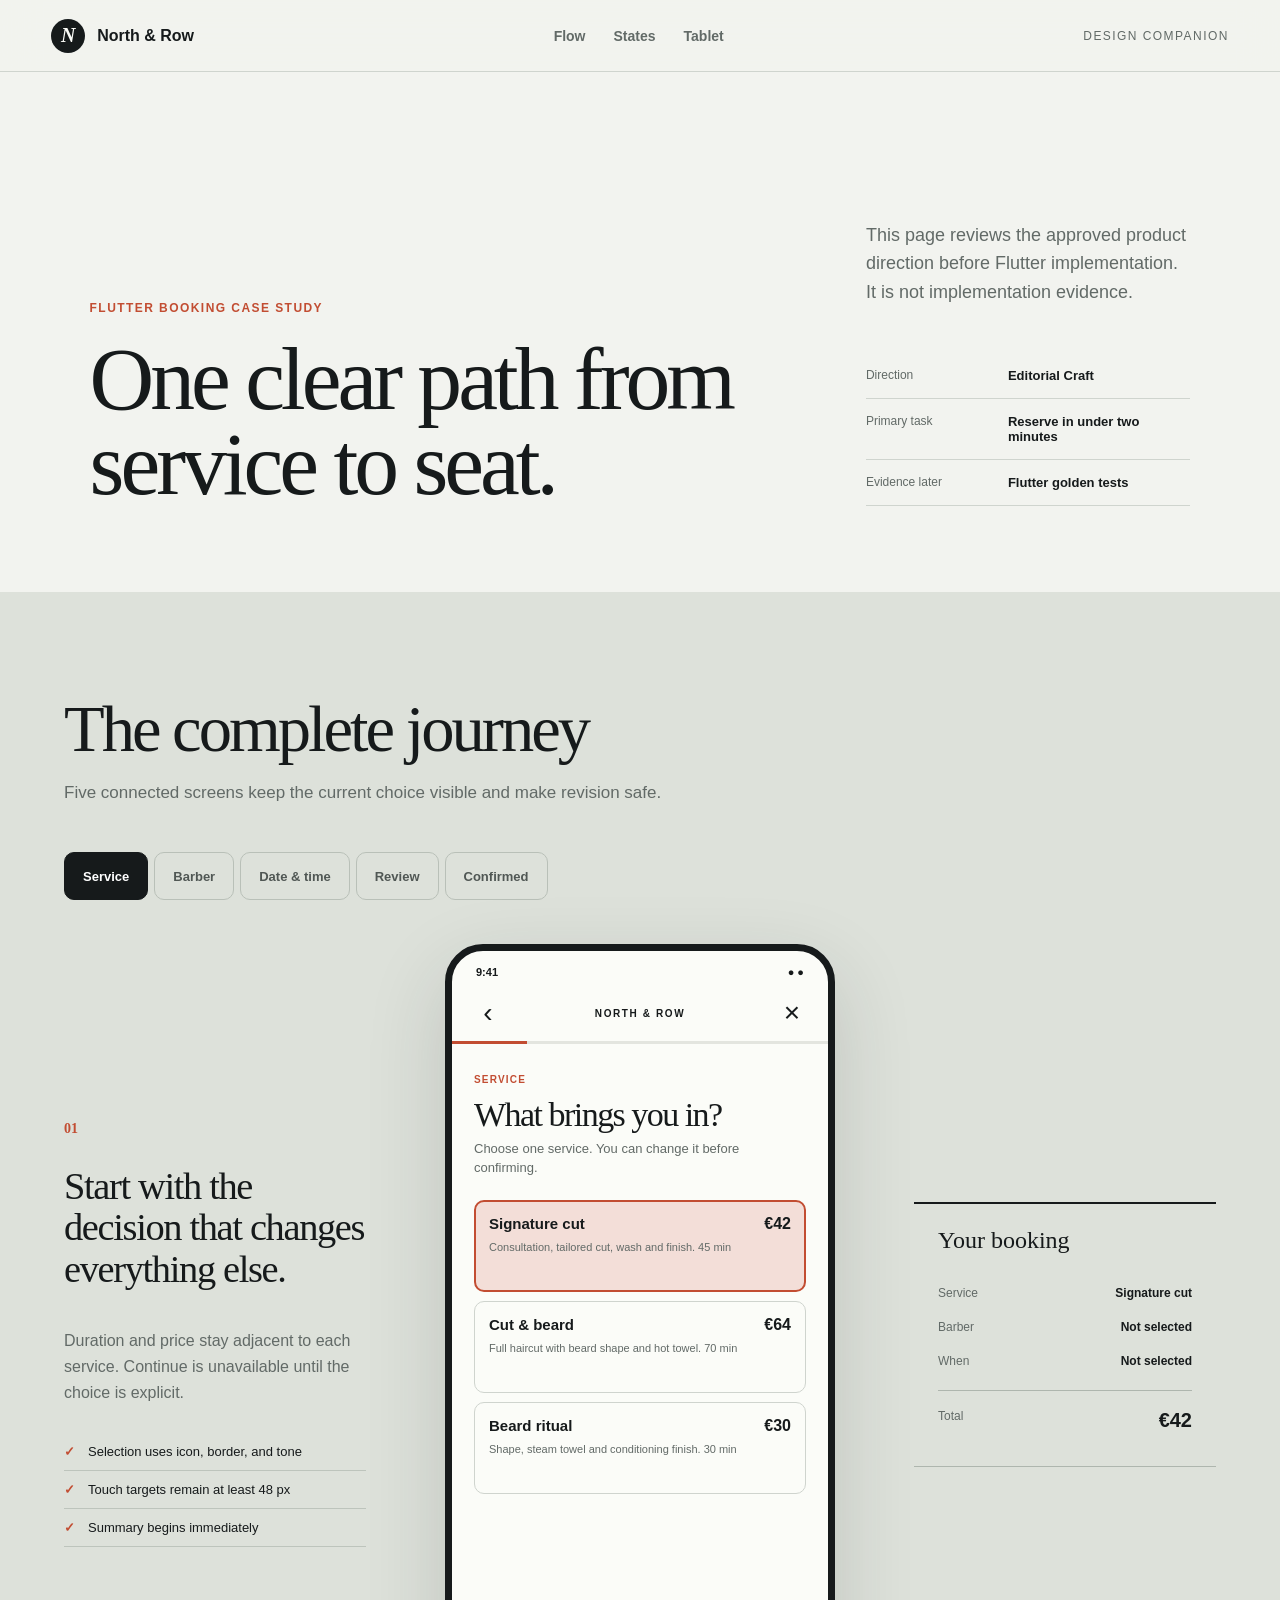
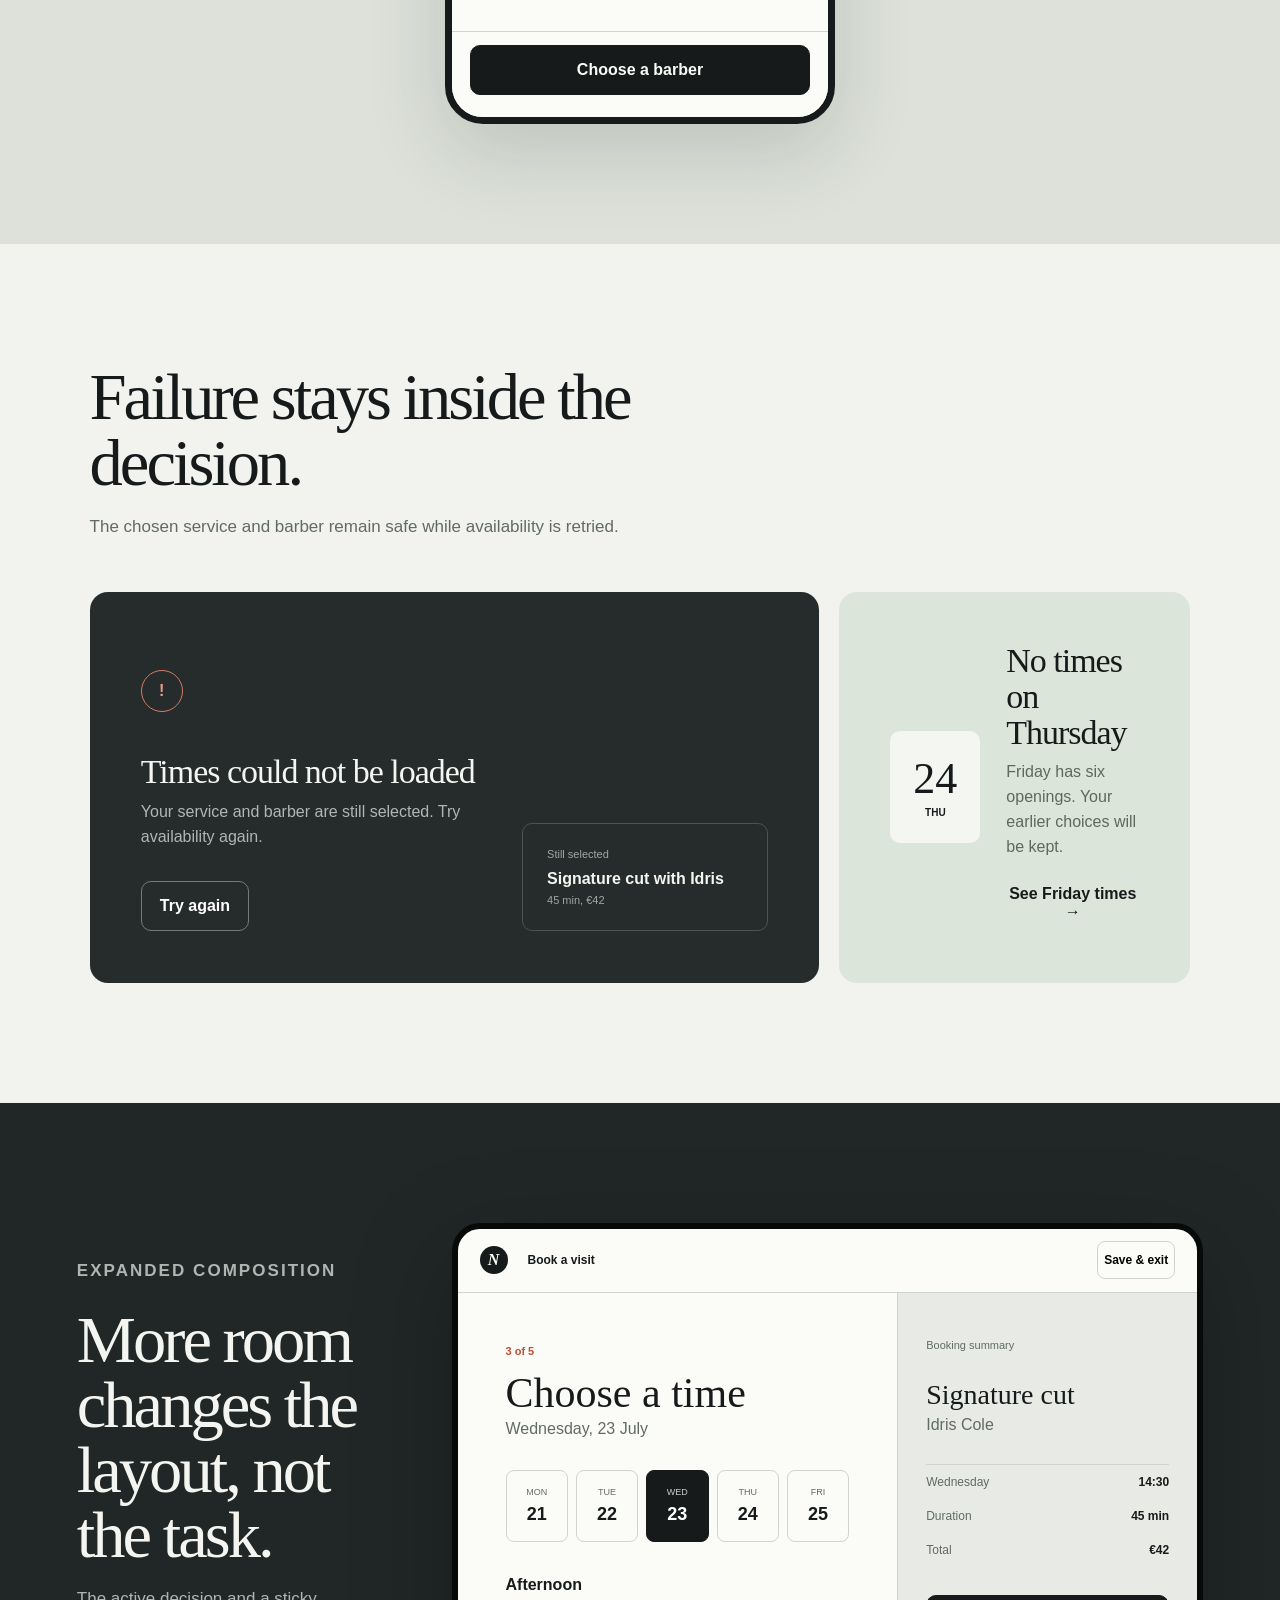
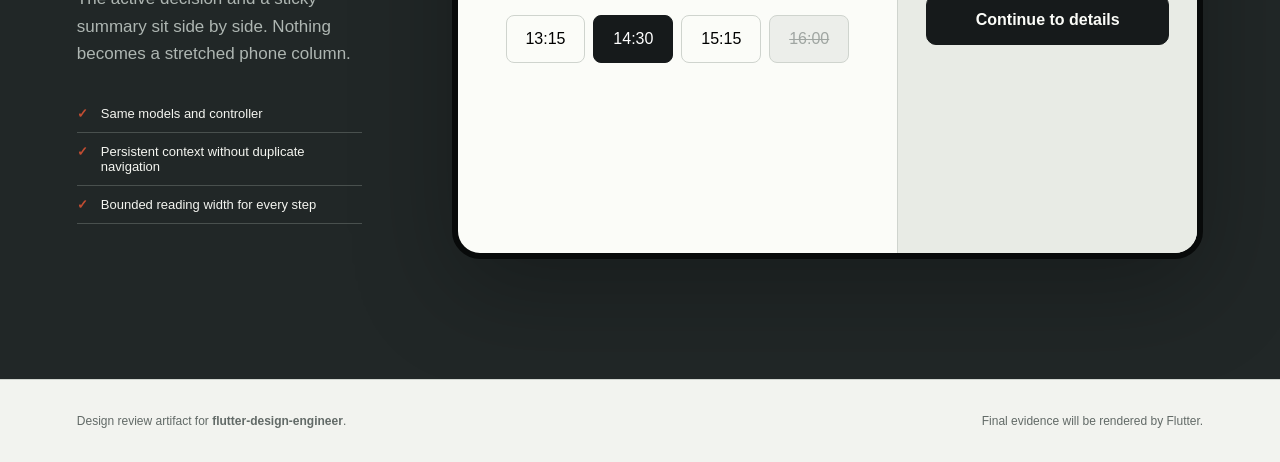
<file: docs/prototypes/editorial-barbershop-booking/index.html>
<!doctype html>
<html lang="en">
  <head>
    <meta charset="utf-8" />
    <meta name="viewport" content="width=device-width, initial-scale=1" />
    <meta name="color-scheme" content="light" />
    <title>North &amp; Row Booking Flow - Design Companion</title>
    <meta
      name="description"
      content="A review companion for the Editorial Craft Flutter booking case study."
    />
    <link rel="stylesheet" href="styles.css" />
  </head>
  <body>
    <header class="review-header">
      <a class="brand" href="#top" aria-label="North and Row design companion home">
        <span class="brand-mark" aria-hidden="true">N</span>
        <span>North &amp; Row</span>
      </a>
      <nav class="review-nav" aria-label="Prototype sections">
        <a href="#flow">Flow</a>
        <a href="#states">States</a>
        <a href="#tablet">Tablet</a>
      </nav>
      <span class="prototype-label">Design companion</span>
    </header>

    <main id="top">
      <section class="intro" aria-labelledby="intro-title">
        <div>
          <p class="kicker">Flutter booking case study</p>
          <h1 id="intro-title">One clear path from service to seat.</h1>
        </div>
        <div class="intro-copy">
          <p>
            This page reviews the approved product direction before Flutter implementation.
            It is not implementation evidence.
          </p>
          <dl class="design-read">
            <div><dt>Direction</dt><dd>Editorial Craft</dd></div>
            <div><dt>Primary task</dt><dd>Reserve in under two minutes</dd></div>
            <div><dt>Evidence later</dt><dd>Flutter golden tests</dd></div>
          </dl>
        </div>
      </section>

      <section class="flow-section" id="flow" aria-labelledby="flow-title">
        <div class="section-heading">
          <h2 id="flow-title">The complete journey</h2>
          <p>Five connected screens keep the current choice visible and make revision safe.</p>
        </div>

        <div class="screen-switcher" role="tablist" aria-label="Booking screens">
          <button role="tab" aria-selected="true" data-screen="service">Service</button>
          <button role="tab" aria-selected="false" data-screen="barber">Barber</button>
          <button role="tab" aria-selected="false" data-screen="time">Date &amp; time</button>
          <button role="tab" aria-selected="false" data-screen="review">Review</button>
          <button role="tab" aria-selected="false" data-screen="success">Confirmed</button>
        </div>

        <div class="screen-stage">
          <div class="screen-notes" aria-live="polite">
            <span class="note-index" id="note-index">01</span>
            <h3 id="note-title">Start with the decision that changes everything else.</h3>
            <p id="note-copy">Duration and price stay adjacent to each service. Continue is unavailable until the choice is explicit.</p>
            <ul id="note-list">
              <li>Selection uses icon, border, and tone</li>
              <li>Touch targets remain at least 48 px</li>
              <li>Summary begins immediately</li>
            </ul>
          </div>

          <div class="phone-frame" aria-label="Interactive mobile booking prototype">
            <div class="phone-status" aria-hidden="true"><span>9:41</span><span>● ●</span></div>
            <div class="phone-appbar">
              <button class="icon-button" aria-label="Go back">‹</button>
              <span class="wordmark">NORTH &amp; ROW</span>
              <button class="icon-button" aria-label="Close booking">×</button>
            </div>
            <div class="progress" aria-label="Booking progress, step 1 of 5">
              <span class="progress-fill" style="--progress: 20%"></span>
            </div>

            <div class="phone-content" id="phone-content"></div>
            <div class="phone-action" id="phone-action"></div>
          </div>

          <aside class="summary-slab" aria-label="Current booking summary">
            <p>Your booking</p>
            <dl id="live-summary">
              <div><dt>Service</dt><dd>Signature cut</dd></div>
              <div><dt>Barber</dt><dd>Not selected</dd></div>
              <div><dt>When</dt><dd>Not selected</dd></div>
              <div class="summary-total"><dt>Total</dt><dd>€42</dd></div>
            </dl>
          </aside>
        </div>
      </section>

      <section class="states-section" id="states" aria-labelledby="states-title">
        <div class="section-heading narrow">
          <h2 id="states-title">Failure stays inside the decision.</h2>
          <p>The chosen service and barber remain safe while availability is retried.</p>
        </div>
        <div class="state-comparison">
          <article class="state-card error-card">
            <div class="state-copy">
              <span class="state-symbol" aria-hidden="true">!</span>
              <h3>Times could not be loaded</h3>
              <p>Your service and barber are still selected. Try availability again.</p>
              <button class="secondary-button">Try again</button>
            </div>
            <div class="preserved-choice">
              <span>Still selected</span>
              <strong>Signature cut with Idris</strong>
              <small>45 min, €42</small>
            </div>
          </article>
          <article class="state-card empty-card">
            <div class="date-stamp"><strong>24</strong><span>THU</span></div>
            <div>
              <h3>No times on Thursday</h3>
              <p>Friday has six openings. Your earlier choices will be kept.</p>
              <button class="text-button">See Friday times <span aria-hidden="true">→</span></button>
            </div>
          </article>
        </div>
      </section>

      <section class="tablet-section" id="tablet" aria-labelledby="tablet-title">
        <div class="tablet-copy">
          <p class="kicker">Expanded composition</p>
          <h2 id="tablet-title">More room changes the layout, not the task.</h2>
          <p>The active decision and a sticky summary sit side by side. Nothing becomes a stretched phone column.</p>
          <ul>
            <li>Same models and controller</li>
            <li>Persistent context without duplicate navigation</li>
            <li>Bounded reading width for every step</li>
          </ul>
        </div>
        <div class="tablet-frame" aria-label="Tablet availability layout preview">
          <div class="tablet-bar"><span class="brand-mark small">N</span><span>Book a visit</span><button>Save &amp; exit</button></div>
          <div class="tablet-layout">
            <div class="tablet-main">
              <span class="step-count">3 of 5</span>
              <h3>Choose a time</h3>
              <p>Wednesday, 23 July</p>
              <div class="tablet-dates">
                <button><span>MON</span><strong>21</strong></button>
                <button><span>TUE</span><strong>22</strong></button>
                <button class="selected"><span>WED</span><strong>23</strong></button>
                <button><span>THU</span><strong>24</strong></button>
                <button><span>FRI</span><strong>25</strong></button>
              </div>
              <h4>Afternoon</h4>
              <div class="tablet-times">
                <button>13:15</button><button class="selected">14:30</button><button>15:15</button><button disabled>16:00</button>
              </div>
            </div>
            <div class="tablet-summary">
              <span>Booking summary</span>
              <h4>Signature cut</h4>
              <p>Idris Cole</p>
              <dl><div><dt>Wednesday</dt><dd>14:30</dd></div><div><dt>Duration</dt><dd>45 min</dd></div><div><dt>Total</dt><dd>€42</dd></div></dl>
              <button class="primary-button">Continue to details</button>
            </div>
          </div>
        </div>
      </section>
    </main>

    <footer>
      <p>Design review artifact for <strong>flutter-design-engineer</strong>.</p>
      <p>Final evidence will be rendered by Flutter.</p>
    </footer>

    <script src="app.js"></script>
  </body>
</html>
</file>
<file: docs/assets/install-guide.css>
:root {
  color-scheme: dark;
  --canvas: #071019;
  --surface: #0b1722;
  --surface-2: #10202d;
  --surface-3: #152938;
  --line: #263b49;
  --line-strong: #3b5260;
  --text: #f1f5f6;
  --muted: #91a3ad;
  --muted-strong: #bac8ce;
  --accent: #d8ff5f;
  --accent-light: #e2ff87;
  --info: #54c5f8;
  --attention: #ef765f;
  --success: #77d3ad;
  --max: 1240px;
  --radius: 14px;
  --ease: cubic-bezier(.16, 1, .3, 1);
  --ease-out: cubic-bezier(.23, 1, .32, 1);
  --ease-in-out: cubic-bezier(.77, 0, .175, 1);
  --shadow: 0 28px 90px rgb(0 11 18 / 42%);
}

* { box-sizing: border-box; }
html { overflow-x: clip; scroll-behavior: smooth; }
section[id] { scroll-margin-top: 104px; }
body { margin: 0; overflow-x: clip; background: var(--canvas); color: var(--text); font-family: "Avenir Next", Avenir, "Segoe UI", sans-serif; line-height: 1.55; }
a { color: inherit; text-underline-offset: .22em; }
button { font: inherit; }
code { font-family: "SFMono-Regular", Consolas, monospace; }
img { max-width: 100%; }
button, a { -webkit-tap-highlight-color: transparent; }
:focus-visible { outline: 3px solid var(--accent-light); outline-offset: 4px; }
.shell { width: min(var(--max), calc(100% - 48px)); margin-inline: auto; }
.sr-only { position: absolute; width: 1px; height: 1px; padding: 0; margin: -1px; overflow: hidden; clip: rect(0, 0, 0, 0); white-space: nowrap; border: 0; }
.skip-link { position: fixed; z-index: 20; top: 12px; left: 12px; padding: 10px 14px; background: var(--text); color: var(--canvas); transform: translateY(-160%); }
.skip-link:focus { transform: none; }

.site-header { position: sticky; z-index: 10; top: 12px; width: min(var(--max), calc(100% - 48px)); min-height: 70px; margin: 12px auto 0; padding: 9px 10px 9px 12px; display: flex; align-items: center; justify-content: space-between; gap: 20px; isolation: isolate; border: 1px solid rgb(66 94 109 / 82%); border-radius: 16px; background: linear-gradient(180deg, rgb(13 28 39 / 91%), rgb(6 16 24 / 88%)); box-shadow: 0 18px 55px rgb(0 9 15 / 30%), inset 0 1px rgb(255 255 255 / 7%), 0 0 0 1px rgb(216 255 95 / 1.5%); -webkit-backdrop-filter: blur(22px) saturate(142%); backdrop-filter: blur(22px) saturate(142%); transition: min-height .25s var(--ease), padding .25s var(--ease), border-radius .25s var(--ease), background .25s var(--ease), box-shadow .25s var(--ease); }
.site-header::before { content: ""; position: absolute; z-index: -1; top: -1px; right: 14%; left: 14%; height: 1px; pointer-events: none; background: linear-gradient(90deg, transparent, rgb(226 255 135 / 32%), transparent); opacity: .7; transition: opacity .25s var(--ease); }
.site-header.is-compact { min-height: 58px; padding-block: 4px; border-radius: 14px; background: linear-gradient(180deg, rgb(9 21 30 / 97%), rgb(5 14 21 / 96%)); box-shadow: 0 22px 58px rgb(0 9 15 / 48%), inset 0 1px rgb(255 255 255 / 6%); }
.site-header.is-compact::before { opacity: .48; }
.brand { min-width: 0; display: inline-flex; align-items: center; gap: 10px; color: var(--text); font-size: .88rem; font-weight: 750; letter-spacing: -.025em; text-decoration: none; white-space: nowrap; }
.brand-mark { display: block; width: 38px; height: 38px; flex: 0 0 38px; border-radius: 11px; box-shadow: 0 10px 24px rgb(0 8 14 / 20%); transition: width .25s var(--ease), height .25s var(--ease), flex-basis .25s var(--ease), border-radius .25s var(--ease), box-shadow .25s var(--ease); }
.site-header.is-compact .brand-mark { width: 32px; height: 32px; flex-basis: 32px; }
.site-header.is-compact .brand-mark { border-radius: 9px; box-shadow: 0 8px 18px rgb(0 8 14 / 18%); }
.brand-meta { padding: 4px 7px; border: 1px solid rgb(59 82 96 / 84%); border-radius: 6px; color: var(--accent-light); background: rgb(5 14 21 / 40%); font: 750 .58rem/1 monospace; letter-spacing: .055em; text-transform: uppercase; }
.site-header nav { display: flex; align-items: center; gap: 10px; }
.site-footer nav { display: flex; align-items: center; gap: 24px; }
.nav-links { display: flex; align-items: center; gap: 4px; padding: 4px; border: 1px solid rgb(50 73 86 / 58%); border-radius: 11px; background: rgb(4 12 18 / 46%); box-shadow: inset 0 1px rgb(255 255 255 / 2.5%); }
.nav-actions { display: flex; align-items: center; gap: 8px; }
.nav-link-index { display: none; color: var(--muted); font: 750 .58rem/1 monospace; letter-spacing: .04em; }
.site-header nav a, .site-footer nav a { position: relative; color: var(--muted-strong); font-size: .76rem; font-weight: 650; text-decoration: none; transition: color .2s var(--ease), background .2s var(--ease), border-color .2s var(--ease), box-shadow .2s var(--ease), transform .2s var(--ease); }
.site-header nav a:hover, .site-footer nav a:hover { color: var(--text); }
.nav-links a { min-height: 38px; display: inline-flex; align-items: center; padding: 0 12px; border-radius: 8px; }
.nav-links a::after { content: ""; position: absolute; right: 12px; bottom: 4px; left: 12px; height: 2px; border-radius: 2px; background: var(--accent); box-shadow: 0 0 14px rgb(216 255 95 / 45%); opacity: 0; transform: scaleX(.3); transition: opacity .2s var(--ease), transform .24s var(--ease); }
.nav-links a:hover { background: rgb(255 255 255 / 2.8%); }
.nav-links a[aria-current="location"] { color: var(--text); background: rgb(255 255 255 / 3.5%); }
.nav-links a[aria-current="location"]::after { opacity: 1; transform: scaleX(1); }
.nav-github, .nav-sponsor, .nav-install { min-height: 44px; display: inline-flex; align-items: center; gap: 9px; padding: 0 14px; border: 1px solid var(--line-strong); border-radius: 11px; }
.nav-action-icon { display: block; width: 18px; height: 18px; flex: 0 0 auto; }
.nav-github { background: rgb(9 21 30 / 72%); box-shadow: inset 0 1px rgb(255 255 255 / 5%); }
.nav-github-mark { transform: translateY(-.5px); }
.nav-external-icon { width: 13px; height: 13px; margin-left: -2px; color: var(--muted); fill: none; stroke: currentColor; stroke-width: 1.7; stroke-linecap: round; stroke-linejoin: round; transition: color .2s var(--ease), transform .2s var(--ease); }
.site-header nav .nav-github:hover { border-color: var(--muted-strong); background: var(--surface-2); color: var(--text); }
.site-header nav .nav-github:hover .nav-external-icon { color: var(--accent-light); }
.nav-sponsor { border-color: rgb(216 255 95 / 62%); background: rgb(216 255 95 / 7%); color: var(--accent-light) !important; box-shadow: inset 0 1px rgb(255 255 255 / 5%); font-weight: 800 !important; }
.nav-sponsor-icon { fill: none; stroke: currentColor; stroke-width: 1.9; stroke-linecap: round; stroke-linejoin: round; }
.site-header nav .nav-sponsor:hover { border-color: var(--accent); background: rgb(216 255 95 / 14%); color: var(--accent-light); box-shadow: 0 10px 26px rgb(139 172 37 / 12%), inset 0 1px rgb(255 255 255 / 8%); }
.site-header nav .nav-install { min-width: 104px; justify-content: center; border-color: var(--accent); background: linear-gradient(180deg, #e0ff72, #cefa42); color: var(--canvas); font-weight: 800; box-shadow: 0 12px 28px rgb(168 210 44 / 19%), inset 0 1px rgb(255 255 255 / 55%); }
.nav-install-icon { width: 20px; height: 20px; fill: none; stroke: currentColor; stroke-width: 2; stroke-linecap: round; stroke-linejoin: round; transform: translateY(-.5px); }
.site-header nav .nav-install:hover { border-color: var(--accent-light); background: var(--accent-light); color: var(--canvas); box-shadow: 0 12px 30px rgb(139 172 37 / 21%), inset 0 1px rgb(255 255 255 / 32%); }
.site-header nav .nav-github:active, .site-header nav .nav-sponsor:active, .site-header nav .nav-install:active { transform: translateY(1px) scale(.98); }
.site-header nav .nav-install::after { display: none; }
.menu-button { position: relative; display: none; width: 44px; min-width: 44px; height: 44px; padding: 0; place-items: center; border: 1px solid var(--line-strong); border-radius: 11px; background: rgb(11 26 36 / 88%); color: var(--text); cursor: pointer; box-shadow: inset 0 1px rgb(255 255 255 / 6%); transition: color .2s var(--ease), background .2s var(--ease), border-color .2s var(--ease), transform .2s var(--ease); }
.menu-button:hover { border-color: var(--muted-strong); background: var(--surface-2); }
.menu-button:active { transform: translateY(1px) scale(.98); }
.menu-icon { position: relative; display: block; width: 18px; height: 14px; }
.menu-icon span { position: absolute; top: 6px; left: 0; width: 18px; height: 2px; border-radius: 2px; background: currentColor; transition: transform .24s var(--ease); }
.menu-icon span:first-child { transform: translateY(-3px); }
.menu-icon span:last-child { transform: translateY(3px); }
.menu-button[aria-expanded="true"] .menu-icon span:first-child { transform: rotate(45deg); }
.menu-button[aria-expanded="true"] .menu-icon span:last-child { transform: rotate(-45deg); }

@supports not ((-webkit-backdrop-filter: blur(1px)) or (backdrop-filter: blur(1px))) {
  .site-header { background: #091722; }
  .js .site-header nav { background: #091722; }
}

.hero { position: relative; display: grid; grid-template-columns: minmax(0, 1.18fr) minmax(390px, .82fr); align-items: center; gap: clamp(32px, 4vw, 58px); min-height: min(820px, calc(100dvh - 72px)); padding-block: clamp(58px, 7vw, 88px); }
.hero::before { content: ""; position: absolute; z-index: -1; top: -25%; right: -18%; width: 72%; aspect-ratio: 1; border-radius: 50%; background: radial-gradient(circle, rgb(30 91 112 / 34%), transparent 66%); filter: blur(30px); }
.hero-copy { position: relative; z-index: 2; }
.hero-kicker { margin: 0 0 15px !important; color: var(--accent-light) !important; font: 800 .67rem/1.2 monospace !important; letter-spacing: .12em; text-transform: uppercase; }
.hero h1 { max-width: 760px; margin: 0; font-size: clamp(3.4rem, 4.45vw, 4rem); font-weight: 790; line-height: .94; letter-spacing: -.067em; text-wrap: balance; }
.hero-copy > p { max-width: 590px; margin: 27px 0 30px; color: var(--muted-strong); font-size: clamp(1rem, 1.35vw, 1.16rem); line-height: 1.55; }
.hero-actions { display: grid; gap: 16px; max-width: 650px; }
.hero-links { display: flex; flex-wrap: wrap; align-items: center; gap: 10px; }
.hero-links .hero-link { width: fit-content; min-height: 44px; display: inline-flex; align-items: center; gap: 9px; padding: 0 13px; border: 1px solid var(--line-strong); border-radius: 10px; color: var(--muted-strong); background: rgb(9 21 30 / 72%); box-shadow: inset 0 1px rgb(255 255 255 / 5%); font-size: .78rem; font-weight: 760; line-height: 1; text-decoration: none; transition: color .2s var(--ease), background .2s var(--ease), border-color .2s var(--ease), box-shadow .2s var(--ease), transform .2s var(--ease); }
.hero-link-icon { display: block; width: 18px; height: 18px; flex: 0 0 auto; }
.hero-shield-icon { fill: rgb(216 255 95 / 7%); stroke: currentColor; stroke-width: 1.8; stroke-linecap: round; stroke-linejoin: round; }
.hero-star-icon { fill: rgb(216 255 95 / 8%); stroke: currentColor; stroke-width: 1.8; stroke-linecap: round; stroke-linejoin: round; }
.hero-link-arrow { display: block; width: 14px; height: 14px; flex: 0 0 auto; color: var(--muted); fill: none; stroke: currentColor; stroke-width: 1.7; stroke-linecap: round; stroke-linejoin: round; transition: color .2s var(--ease), transform .2s var(--ease); }
.hero-links .hero-evidence-link { border-color: rgb(216 255 95 / 48%); color: var(--accent-light); background: linear-gradient(180deg, rgb(29 48 40 / 76%), rgb(10 27 29 / 82%)); box-shadow: 0 10px 28px rgb(139 172 37 / 7%), inset 0 1px rgb(255 255 255 / 7%); }
.hero-links .hero-evidence-link:hover { border-color: rgb(216 255 95 / 82%); color: var(--accent-light); background: linear-gradient(180deg, rgb(36 58 47 / 88%), rgb(12 32 32 / 92%)); box-shadow: 0 12px 30px rgb(139 172 37 / 12%), inset 0 1px rgb(255 255 255 / 9%); }
.hero-links .hero-evidence-link:hover .hero-link-arrow-down { color: var(--accent-light); }
.hero-links .hero-star-link:hover { border-color: var(--muted-strong); color: var(--text); background: var(--surface-2); }
.hero-links .hero-star-link:hover .hero-link-arrow-external { color: var(--accent-light); }
.hero-links .hero-link:active { transform: translateY(1px) scale(.985); }
.command { min-width: 0; display: grid; grid-template-columns: minmax(0, 1fr) auto; align-items: center; gap: 12px; padding: 12px 12px 12px 15px; border: 1px solid var(--line); border-radius: 10px; background: #050c12; }
.command-primary { grid-template-columns: auto minmax(0, 1fr) auto; border-color: var(--line-strong); box-shadow: inset 0 1px rgb(255 255 255 / 3%); }
.command > span { color: var(--accent-light); font-family: monospace; font-weight: 800; }
.command code { min-width: 0; overflow-x: auto; color: #e4ebee; font-size: .75rem; line-height: 1.6; white-space: nowrap; scrollbar-width: thin; }
.command button { min-height: 42px; padding: 0 13px; border: 1px solid var(--line-strong); border-radius: 7px; background: var(--surface-2); color: var(--text); cursor: pointer; font-size: .7rem; font-weight: 800; transition: transform .2s var(--ease), border-color .2s var(--ease), color .2s var(--ease); }
.command button:hover { border-color: var(--accent); color: var(--accent-light); }
.command button:active { transform: scale(.98); }
.command button.is-copied { border-color: var(--success); color: var(--success); }
.command button.is-copied::before { content: "✓"; display: inline-block; margin-right: 6px; font-weight: 900; }

.hero-visual { position: relative; min-height: 610px; }
.hero-phone { position: absolute; display: block; overflow: hidden; width: min(56%, 300px); border: 1px solid rgb(255 255 255 / 20%); border-radius: 28px; background: #12191f; box-shadow: var(--shadow); transition: transform .35s var(--ease), border-color .25s var(--ease); }
.hero-phone img { display: block; width: 100%; height: auto; }
.hero-phone-primary { z-index: 2; left: 2%; top: 78px; transform: rotate(-5deg); }
.hero-phone-secondary { z-index: 1; right: 2%; top: 12px; transform: rotate(5deg); }
.hero-phone-primary:hover, .hero-phone-secondary:hover { border-color: var(--accent); }
.hero-proof { position: absolute; z-index: 3; right: 1%; bottom: 28px; display: grid; gap: 2px; margin: 0; padding: 13px 15px; border: 1px solid rgb(255 255 255 / 14%); border-radius: 10px; background: rgb(7 16 25 / 88%); backdrop-filter: blur(16px); box-shadow: 0 18px 50px rgb(0 10 18 / 30%); }
.hero-proof strong { font-size: .78rem; }
.hero-proof span { color: var(--muted); font-size: .65rem; }

.proof-rail { display: grid; grid-template-columns: repeat(3, 1fr); padding: 1px; overflow: hidden; border: 1px solid var(--line); border-radius: var(--radius); background: var(--line); box-shadow: 0 24px 72px rgb(0 10 17 / 24%); }
.proof-rail a { min-width: 0; min-height: 92px; display: grid; grid-template-columns: 36px minmax(0, 1fr) auto; align-items: center; gap: 13px; padding: 18px 20px; background: linear-gradient(180deg, rgb(12 28 39 / 98%), rgb(8 20 29 / 98%)); color: var(--text); text-decoration: none; transition: color 180ms ease, background 180ms ease; }
.proof-rail a + a { border-left: 1px solid var(--line); }
.proof-rail a:hover { background: var(--surface-2); }
.proof-rail-icon { width: 34px; height: 34px; display: grid; place-items: center; color: var(--accent-light); fill: none; stroke: currentColor; stroke-width: 1.7; stroke-linecap: round; stroke-linejoin: round; font: 800 .68rem/1 monospace; }
.proof-rail span { min-width: 0; display: grid; gap: 3px; }
.proof-rail strong { font-size: .78rem; }
.proof-rail small { overflow: hidden; color: var(--muted); font-size: .65rem; text-overflow: ellipsis; white-space: nowrap; }
.proof-rail b { color: var(--muted); font-size: .85rem; transition: color 180ms ease, transform 180ms var(--ease-out); }
.proof-rail a:hover b { color: var(--accent-light); }

.audiences { border-block: 1px solid var(--line); background: #08131c; }
.audience-shell { display: grid; grid-template-columns: minmax(280px, .72fr) minmax(0, 1.28fr); }
.audience-intro { display: grid; align-content: center; padding: 46px 54px 50px 0; border-right: 1px solid var(--line); }
.audience-intro h2 { max-width: 390px; margin: 0; font-size: clamp(2rem, 3vw, 3.15rem); line-height: .96; letter-spacing: -.055em; text-wrap: balance; }
.audience-intro > p:last-child { max-width: 39ch; margin: 22px 0 0; color: var(--muted); font-size: .78rem; line-height: 1.55; }
.audience-grid { display: grid; grid-template-columns: repeat(12, minmax(0, 1fr)); }
.audience-grid a { position: relative; grid-column: span 6; min-height: 190px; display: flex; flex-direction: column; padding: 25px 28px 27px; border-right: 1px solid var(--line); border-bottom: 1px solid var(--line); color: var(--text); text-decoration: none; transition: background .25s var(--ease), color .25s var(--ease), box-shadow .25s var(--ease); }
.audience-grid a:nth-child(1), .audience-grid a:nth-child(4) { grid-column: span 7; }
.audience-grid a:nth-child(2), .audience-grid a:nth-child(3) { grid-column: span 5; }
.audience-grid a:nth-child(2), .audience-grid a:nth-child(4) { border-right: 0; }
.audience-grid a:nth-child(n+3) { border-bottom: 0; }
.audience-grid a:hover { z-index: 1; background: var(--surface-2); box-shadow: inset 3px 0 var(--accent); }
.audience-grid a:active { background: var(--surface-3); }
.audience-grid .audience-number { color: var(--muted); font: 750 .65rem monospace; transition: color .25s var(--ease); }
.audience-arrow { position: absolute; top: 23px; right: 26px; color: var(--muted); font-size: 1rem; transform: translate(-4px, 4px); opacity: 0; transition: color .25s var(--ease), opacity .25s var(--ease), transform .25s var(--ease); }
.audience-grid strong { margin-top: 24px; font-size: 1rem; }
.audience-grid b { margin-top: auto; color: var(--accent-light); font-size: .8rem; font-weight: 750; }
.audience-grid p { max-width: 39ch; margin: 5px 0 0; color: var(--muted); font-size: .73rem; line-height: 1.45; text-wrap: pretty; }
.audience-grid a:hover .audience-number, .audience-grid a:focus-visible .audience-number { color: var(--accent-light); }
.audience-grid a:hover .audience-arrow, .audience-grid a:focus-visible .audience-arrow { color: var(--accent-light); opacity: 1; transform: none; }

.section { padding-block: clamp(88px, 10vw, 132px); }
.section-heading { max-width: 760px; margin-bottom: 50px; }
.section-heading h2, .technical h2, .final-cta h2 { margin: 0; font-size: clamp(2.55rem, 5.2vw, 5.1rem); font-weight: 760; line-height: .96; letter-spacing: -.06em; text-wrap: balance; }
.section-heading > p:last-child, .technical-copy > p:not(.section-kicker) { max-width: 650px; margin: 20px 0 0; color: var(--muted-strong); }
.section-kicker, .panel-label { margin: 0 0 16px; color: var(--accent-light); font-size: .68rem; font-weight: 800; text-transform: uppercase; letter-spacing: .14em; }

.workflow-track { display: grid; grid-template-columns: repeat(7, minmax(0, 1fr)); margin: 0; padding: 0; list-style: none; border: 1px solid var(--line); border-radius: var(--radius); overflow: hidden; }
.workflow-track li { position: relative; min-height: 300px; display: flex; flex-direction: column; padding: 22px 18px; isolation: isolate; overflow: hidden; border-right: 1px solid var(--line); background: radial-gradient(circle at 50% 36%, rgb(20 40 53 / 72%), transparent 35%), linear-gradient(180deg, #071019 0%, var(--surface) 68%, rgb(8 19 28 / 78%) 100%); }
.workflow-track li::after { content: ""; position: absolute; z-index: 0; top: 62px; left: 50%; width: 82%; aspect-ratio: 1; pointer-events: none; border-radius: 50%; background: radial-gradient(circle, rgb(216 255 95 / 8%), transparent 68%); opacity: 0; transform: translateX(-50%) scale(.72); transition: opacity .28s var(--ease), transform .32s var(--ease); }
.workflow-track li > * { position: relative; z-index: 1; }
.workflow-track li:last-child { border-right: 0; }
.workflow-track li > span { color: var(--accent-light); font: 750 .66rem monospace; }
.workflow-icon { display: block; width: min(100%, 112px); height: auto; margin: 8px auto -2px; object-fit: contain; filter: saturate(.92) contrast(1.02); -webkit-mask-image: radial-gradient(circle, #000 0 58%, rgb(0 0 0 / 94%) 68%, transparent 86%); mask-image: radial-gradient(circle, #000 0 58%, rgb(0 0 0 / 94%) 68%, transparent 86%); transform: translateZ(0); transform-origin: 50% 62%; transition: transform .32s var(--ease), filter .32s var(--ease); }
.workflow-track strong { margin-top: auto; font-size: .96rem; line-height: 1.25; }
.workflow-track small { margin-top: 10px; color: var(--muted); font-size: .67rem; line-height: 1.4; }
.workflow-outcome { min-height: 62px; display: flex; align-items: center; justify-content: center; flex-wrap: wrap; gap: 12px; margin: 14px 0 0; padding: 13px 18px; border: 1px solid var(--line); border-radius: 10px; background: rgb(10 25 35 / 72%); color: var(--muted-strong); font: 750 .7rem/1.4 monospace; }
.workflow-outcome b { color: var(--muted); }
.workflow-outcome strong { color: var(--accent-light); }

@media (hover: hover) and (pointer: fine) and (prefers-reduced-motion: no-preference) {
  .site-header nav .nav-github:hover, .site-header nav .nav-sponsor:hover, .site-header nav .nav-install:hover, .hero-links .hero-link:hover { transform: translateY(-1px); }
  .site-header nav .nav-github:hover .nav-external-icon, .hero-links .hero-star-link:hover .hero-link-arrow-external { transform: translate(2px, -2px); }
  .hero-links .hero-evidence-link:hover .hero-link-arrow-down { transform: translateY(2px); }
  .hero-phone-primary:hover { transform: rotate(-3deg) translateY(-6px); }
  .hero-phone-secondary:hover { transform: rotate(3deg) translateY(-6px); }
  .proof-rail a:hover b { transform: translate(2px, -2px); }
  .support-action a:hover { transform: translateY(-2px); }
  .workflow-track li:hover::after { opacity: 1; transform: translateX(-50%) scale(1); }
  .workflow-track li:hover .workflow-icon { filter: saturate(1.04) contrast(1.04) drop-shadow(0 13px 16px rgb(0 7 12 / 38%)); transform: translateY(-5px) rotateX(2deg) rotateY(-3deg) scale(1.035); }
}

.registry, .install { border-block: 1px solid var(--line); background: #08131d; }
.registry-shell { display: grid; grid-template-columns: .72fr 1.28fr; border: 1px solid var(--line); border-radius: var(--radius); overflow: hidden; background: var(--surface); box-shadow: var(--shadow); }
.skill-tabs { display: grid; border-right: 1px solid var(--line); background: #07111a; }
.skill-tabs button { min-height: 69px; display: grid; grid-template-columns: 1fr auto; align-items: center; gap: 16px; padding: 14px 20px; border: 0; border-bottom: 1px solid var(--line); background: transparent; color: var(--muted-strong); text-align: left; cursor: pointer; font-family: monospace; font-size: .76rem; transition: background .2s var(--ease), color .2s var(--ease); }
.skill-tabs button:last-child { border-bottom: 0; }
.skill-tabs button span { color: var(--muted); font-family: "Avenir Next", Avenir, sans-serif; font-size: .64rem; }
.skill-tabs button:hover { background: var(--surface); color: var(--text); }
.skill-tabs button[aria-selected="true"] { background: var(--surface-2); color: var(--text); box-shadow: inset 3px 0 var(--accent); }
.skill-panels { min-width: 0; }
.skill-panels article { min-height: 100%; display: flex; flex-direction: column; padding: clamp(34px, 5vw, 64px); }
.js .skill-panels article[hidden], .js .agent-panels article[hidden] { display: none; }
.skill-panels h3 { max-width: 650px; margin: 0; font-size: clamp(2rem, 3.8vw, 3.8rem); line-height: 1; letter-spacing: -.05em; }
.skill-panels article > p:not(.panel-label) { max-width: 620px; color: var(--muted-strong); }
.panel-output { display: grid; gap: 4px; margin: 22px 0 34px; }
.panel-output span { color: var(--muted); font-size: .65rem; font-weight: 800; text-transform: uppercase; letter-spacing: .1em; }
.panel-output strong { font-size: .9rem; }
.skill-panels .command { margin-top: auto; }

.phone-rail { display: grid; grid-template-columns: repeat(3, minmax(0, 1fr)); gap: clamp(28px, 3.6vw, 48px) clamp(18px, 2.4vw, 30px); align-items: start; }
.phone-rail figure { margin: 0; min-width: 0; }
.phone-rail img { display: block; width: 100%; border: 1px solid var(--line-strong); border-radius: 18px; box-shadow: 0 24px 65px rgb(0 11 18 / 28%); }
.phone-rail figcaption { display: grid; grid-template-columns: minmax(0, 1fr) auto; align-items: end; gap: 12px; padding: 14px 2px 0; }
.phone-rail figcaption span { min-width: 0; display: grid; gap: 3px; }
.phone-rail figcaption strong { color: var(--accent-light); font: 750 .66rem/1.3 monospace; }
.phone-rail figcaption small { overflow: hidden; color: var(--muted); font-size: .62rem; line-height: 1.35; text-overflow: ellipsis; white-space: nowrap; }
.phone-rail figcaption a { color: var(--muted-strong); font-size: .64rem; font-weight: 750; text-decoration: none; white-space: nowrap; transition: color 180ms ease; }
.phone-rail figcaption a:hover { color: var(--text); }
.evidence-proof-grid { display: grid; grid-template-columns: 1fr; gap: 24px; margin-top: 72px; }
.evidence-proof-grid article { min-width: 0; overflow: hidden; display: grid; align-items: center; gap: clamp(30px, 5vw, 72px); padding: clamp(28px, 4vw, 56px); border: 1px solid var(--line); border-radius: var(--radius); background: var(--surface); }
.proof-error { grid-template-columns: minmax(0, 1fr) minmax(240px, 320px); }
.proof-adaptive { grid-template-columns: minmax(260px, .58fr) minmax(0, 1.42fr); }
.evidence-proof-grid h3 { margin: 0; font-size: clamp(1.7rem, 3vw, 3rem); line-height: 1.02; letter-spacing: -.045em; }
.evidence-proof-grid p { color: var(--muted); }
.proof-error img { width: min(100%, 300px); height: auto; justify-self: end; border-radius: 16px; }
.proof-adaptive img { width: 100%; height: auto; border-radius: 10px; }
.evidence-star { display: grid; grid-template-columns: minmax(0, 1fr) auto; align-items: center; gap: clamp(28px, 5vw, 70px); margin-top: 24px; padding: clamp(25px, 3.5vw, 42px); border: 1px solid rgb(216 255 95 / 38%); border-radius: var(--radius); background: radial-gradient(circle at 90% 12%, rgb(216 255 95 / 10%), transparent 34%), linear-gradient(135deg, #0c1c26, #08141d); }
.evidence-star h3 { margin: 0; font-size: clamp(1.55rem, 2.7vw, 2.5rem); line-height: 1; letter-spacing: -.045em; }
.evidence-star p:not(.section-kicker) { max-width: 700px; margin: 13px 0 0; color: var(--muted-strong); }
.evidence-star > a { min-height: 50px; display: inline-flex; align-items: center; justify-content: center; gap: 10px; padding: 0 17px; border: 1px solid var(--accent); border-radius: 10px; background: rgb(216 255 95 / 8%); color: var(--accent-light); font-size: .76rem; font-weight: 820; text-decoration: none; white-space: nowrap; transition: color 180ms ease, background 180ms ease, border-color 180ms ease, transform 140ms var(--ease-out); }
.evidence-star > a svg { width: 18px; height: 18px; fill: rgb(216 255 95 / 8%); stroke: currentColor; stroke-width: 1.8; stroke-linecap: round; stroke-linejoin: round; }
.evidence-star > a:hover { border-color: var(--accent-light); background: rgb(216 255 95 / 14%); }
.evidence-star > a:active { transform: scale(.98); }
.evidence-note { margin: 24px 0 0; color: var(--muted); font-size: .72rem; text-align: center; }

.benchmark { border-block: 1px solid var(--line); background: #08131d; }
.benchmark-shell { display: grid; grid-template-columns: minmax(0, .88fr) minmax(420px, 1.12fr); gap: clamp(48px, 8vw, 110px); align-items: center; }
.benchmark-copy h2 { max-width: 680px; margin: 0; font-size: clamp(2.55rem, 5.2vw, 5.1rem); line-height: .96; letter-spacing: -.06em; text-wrap: balance; }
.benchmark-copy > p:not(.section-kicker) { max-width: 610px; margin: 20px 0 0; color: var(--muted-strong); }
.benchmark-actions { display: flex; flex-wrap: wrap; gap: 12px 24px; margin-top: 28px; }
.benchmark-actions a { color: var(--info); font-size: .8rem; font-weight: 750; text-decoration: none; }
.benchmark-actions a:hover { color: var(--text); }
.benchmark-status { display: grid; grid-template-columns: 1fr 1fr; gap: 1px; overflow: hidden; padding: 1px; border-radius: var(--radius); background: var(--line); box-shadow: var(--shadow); }
.benchmark-status > div { min-height: 195px; display: flex; flex-direction: column; padding: 24px; background: var(--surface); }
.benchmark-status > div > span { color: var(--muted); font-size: .65rem; font-weight: 800; letter-spacing: .1em; text-transform: uppercase; }
.benchmark-status strong { margin-top: auto; color: var(--muted-strong); font-size: clamp(1.8rem, 3.5vw, 3rem); letter-spacing: -.05em; }
.benchmark-status small { margin-top: 2px; color: var(--muted); }
.benchmark-status > p { grid-column: 1 / -1; display: grid; gap: 5px; margin: 0; padding: 19px 24px; background: var(--surface-2); }
.benchmark-status > p b { color: var(--accent-light); font-size: .75rem; text-transform: uppercase; letter-spacing: .09em; }
.benchmark-status > p span { color: var(--muted-strong); font-size: .75rem; }

.agent-shell { overflow: hidden; border: 1px solid var(--line); border-radius: var(--radius); background: var(--surface); box-shadow: var(--shadow); }
.agent-tabs { display: grid; grid-template-columns: repeat(4, 1fr); border-bottom: 1px solid var(--line); }
.agent-tabs button { min-height: 105px; display: grid; grid-template-columns: 44px 1fr; grid-template-rows: 1fr 1fr; align-items: center; gap: 0 13px; padding: 18px; border: 0; border-right: 1px solid var(--line); background: #07111a; color: var(--muted-strong); text-align: left; cursor: pointer; }
.agent-tabs button:last-child { border-right: 0; }
.agent-tabs img { grid-row: 1 / 3; width: 44px; height: 44px; border-radius: 10px; object-fit: cover; }
.agent-tabs span { align-self: end; font-weight: 750; }
.agent-tabs small { align-self: start; color: var(--muted); font-size: .62rem; text-transform: uppercase; letter-spacing: .1em; }
.agent-tabs button[aria-selected="true"] { background: var(--surface-2); color: var(--text); box-shadow: inset 0 -3px var(--accent); }
.agent-panels article { padding: clamp(30px, 4vw, 52px); }
.agent-panels h3 { margin: 0; font-size: 2rem; letter-spacing: -.04em; }
.agent-panels p { color: var(--muted-strong); }
.session-note { margin: 18px 0 0; color: var(--muted); font-size: .78rem; }

.technical { display: grid; grid-template-columns: .85fr 1.15fr; gap: clamp(48px, 8vw, 110px); align-items: start; }
.technical-copy a { display: inline-flex; margin-top: 22px; color: var(--accent-light); font-size: .82rem; font-weight: 750; text-decoration: none; }
.technical-grid { display: grid; grid-template-columns: 1fr 1fr; gap: 1px; padding: 1px; background: var(--line); border-radius: var(--radius); overflow: hidden; }
.technical-grid article { min-height: 190px; padding: 25px; background: var(--surface); }
.technical-grid strong { font-size: .93rem; }
.technical-grid p { margin: 44px 0 0; color: var(--muted); font-size: .78rem; }

.final-cta { display: grid; grid-template-columns: 1fr minmax(420px, .8fr); gap: 70px; align-items: center; padding-block: clamp(72px, 9vw, 120px); border-top: 1px solid var(--line); }
.final-cta h2 { font-size: clamp(2.7rem, 5vw, 4.9rem); }
.support { position: relative; overflow: hidden; display: grid; grid-template-columns: minmax(0, 1.25fr) minmax(320px, .75fr); gap: clamp(36px, 7vw, 92px); align-items: center; margin-bottom: clamp(72px, 9vw, 112px); padding: clamp(30px, 5vw, 58px); border: 1px solid var(--line-strong); border-radius: var(--radius); background: radial-gradient(circle at 88% 12%, rgb(216 255 95 / 12%), transparent 31%), linear-gradient(135deg, #0c1b27, #08131c 68%); box-shadow: var(--shadow); }
.support::before { content: "♥"; position: absolute; right: -16px; bottom: -94px; color: rgb(216 255 95 / 5%); font-size: 18rem; line-height: 1; transform: rotate(-10deg); pointer-events: none; }
.support-copy, .support-action { position: relative; z-index: 1; }
.support h2 { max-width: 760px; margin: 0; font-size: clamp(2.2rem, 4.2vw, 4rem); line-height: .98; letter-spacing: -.055em; text-wrap: balance; }
.support-copy > p:last-child { max-width: 670px; margin: 20px 0 0; color: var(--muted-strong); }
.support-action { display: grid; gap: 13px; justify-items: stretch; }
.support-action a { min-height: 58px; display: grid; grid-template-columns: 22px 1fr auto; align-items: center; gap: 12px; padding: 0 18px; border: 1px solid var(--accent); border-radius: 10px; background: var(--accent); color: var(--canvas); font-size: .84rem; font-weight: 850; text-decoration: none; box-shadow: 0 14px 34px rgb(139 172 37 / 18%), inset 0 1px rgb(255 255 255 / 30%); transition: transform .2s var(--ease), background .2s var(--ease), box-shadow .2s var(--ease); }
.support-action a:hover { background: var(--accent-light); box-shadow: 0 18px 40px rgb(139 172 37 / 25%), inset 0 1px rgb(255 255 255 / 36%); }
.support-action a:active { transform: translateY(1px) scale(.99); }
.support-action svg { width: 22px; height: 22px; fill: none; stroke: currentColor; stroke-width: 1.8; stroke-linecap: round; stroke-linejoin: round; }
.support-action small { max-width: 42ch; color: var(--muted); font-size: .67rem; line-height: 1.45; }
.site-footer { min-height: 150px; display: flex; align-items: center; justify-content: space-between; gap: 32px; border-top: 1px solid var(--line); }

.reveal { opacity: 1; transform: none; }
.js .reveal { opacity: 0; transform: translateY(10px); transition: opacity 360ms var(--ease-out), transform 360ms var(--ease-out); }
.js .reveal.is-visible { opacity: 1; transform: none; }
@keyframes phone-settle-left { from { opacity: 0; transform: rotate(-9deg) translateY(24px); } }
@keyframes phone-settle-right { from { opacity: 0; transform: rotate(9deg) translateY(18px); } }
@media (prefers-reduced-motion: no-preference) {
  .hero-phone-primary { animation: phone-settle-left 520ms 120ms var(--ease-out) both; }
  .hero-phone-secondary { animation: phone-settle-right 520ms 180ms var(--ease-out) both; }
}

@media (max-width: 1050px) {
  .hero { grid-template-columns: 1fr 390px; }
  .hero h1 { font-size: clamp(3.2rem, 6vw, 5rem); }
  .workflow-track { grid-template-columns: repeat(4, 1fr); }
  .workflow-track li { min-height: 280px; border-bottom: 1px solid var(--line); }
  .workflow-icon { width: 118px; }
  .workflow-track li:nth-child(4) { border-right: 0; }
  .workflow-track li:nth-child(n+5) { border-bottom: 0; }
}

@media (max-width: 1120px) and (min-width: 801px) {
  .site-header nav .nav-sponsor { width: 44px; padding: 0; justify-content: center; }
  .site-header nav .nav-sponsor span { display: none; }
}

@media (max-width: 800px) {
  .js .menu-button { display: grid; }
  .site-header nav { flex: 1 1 100%; flex-wrap: wrap; align-items: stretch; gap: 8px; padding-block: 12px; }
  .site-header .nav-links { flex: 1 1 100%; flex-wrap: wrap; }
  .site-header .nav-actions { margin-left: auto; }
  .js .site-header nav { position: absolute; top: calc(100% + 8px); right: 0; left: 0; display: none; align-items: stretch; gap: 8px; padding: 10px; border: 1px solid rgb(59 82 96 / 88%); border-radius: 14px; background: linear-gradient(180deg, rgb(10 24 34 / 99%), rgb(6 16 24 / 99%)); box-shadow: 0 24px 62px rgb(0 9 15 / 52%), inset 0 1px rgb(255 255 255 / 5%); -webkit-backdrop-filter: blur(22px) saturate(135%); backdrop-filter: blur(22px) saturate(135%); }
  .js .site-header nav.is-open { display: grid; }
  .js .site-header .nav-links { display: grid; gap: 3px; padding: 0; border: 0; background: transparent; box-shadow: none; }
  .site-header .nav-links a { min-height: 46px; display: flex; align-items: center; justify-content: space-between; padding-inline: 12px; border-radius: 9px; }
  .site-header .nav-links a::after { top: 10px; right: auto; bottom: 10px; left: 0; width: 2px; height: auto; box-shadow: 0 0 12px rgb(216 255 95 / 38%); transform: scaleY(.3); }
  .site-header .nav-links a[aria-current="location"]::after { transform: scaleY(1); }
  .site-header .nav-links a[aria-current="location"] { background: rgb(16 38 52 / 72%); }
  .nav-link-index { display: inline; }
  .site-header .nav-actions { display: grid; grid-template-columns: repeat(3, 1fr); gap: 8px; margin: 0; padding-top: 4px; border-top: 1px solid rgb(38 59 73 / 72%); }
  .site-header nav .nav-github, .site-header nav .nav-sponsor, .site-header nav .nav-install { width: 100%; justify-content: center; }
  .hero { grid-template-columns: 1fr; min-height: auto; padding-top: 62px; }
  .hero-visual { width: min(100%, 560px); min-height: 560px; margin-inline: auto; }
  .proof-rail { grid-template-columns: 1fr; }
  .proof-rail a + a { border-top: 1px solid var(--line); border-left: 0; }
  .audience-shell, .benchmark-shell { grid-template-columns: 1fr; }
  .audience-intro { padding: 34px 0; border-right: 0; border-bottom: 1px solid var(--line); }
  .workflow-track { grid-template-columns: 1fr 1fr; }
  .workflow-track li { min-height: 275px; }
  .workflow-icon { width: 124px; }
  .workflow-track li:nth-child(even) { border-right: 0; }
  .workflow-track li:nth-child(n+5) { border-bottom: 1px solid var(--line); }
  .workflow-track li:last-child { border-bottom: 0; }
  .registry-shell { grid-template-columns: 1fr; }
  .skill-tabs { grid-template-columns: 1fr 1fr; border-right: 0; border-bottom: 1px solid var(--line); }
  .skill-tabs button { border-right: 1px solid var(--line); }
  .skill-tabs button:nth-child(even) { border-right: 0; }
  .skill-tabs button[aria-selected="true"] { box-shadow: inset 0 -3px var(--accent); }
  .phone-rail { grid-template-columns: repeat(6, minmax(270px, 1fr)); overflow-x: auto; scroll-snap-type: x mandatory; padding-bottom: 18px; }
  .phone-rail figure { scroll-snap-align: start; }
  .technical, .final-cta, .support { grid-template-columns: 1fr; }
  .proof-error { grid-template-columns: minmax(0, 1fr) minmax(210px, 260px); }
  .proof-adaptive { grid-template-columns: 1fr; }
  .proof-adaptive img { margin-top: 8px; }
  .evidence-star { grid-template-columns: 1fr; }
  .evidence-star > a { width: 100%; }
  .agent-tabs { grid-template-columns: 1fr 1fr; }
  .agent-tabs button:nth-child(2) { border-right: 0; }
  .agent-tabs button:nth-child(-n+2) { border-bottom: 1px solid var(--line); }
  .final-cta { gap: 36px; }
  .support { gap: 30px; }
}

@media (max-width: 620px) {
  .shell, .site-header { width: min(var(--max), calc(100% - 28px)); }
  .site-header, .site-header.is-compact { top: 8px; min-height: 64px; margin-top: 8px; padding: 8px 9px; }
  .brand { font-size: .76rem; }
  .brand-name { max-width: min(46vw, 180px); overflow: hidden; white-space: nowrap; text-overflow: ellipsis; }
  .brand-meta { display: none; }
  .hero { padding-block: 48px 68px; gap: 22px; }
  .hero h1 { font-size: clamp(2.75rem, 13vw, 4rem); }
  .hero-copy > p { margin-block: 20px 24px; }
  .command, .command-primary { grid-template-columns: 1fr; }
  .command > span { display: none; }
  .command button { width: 100%; }
  .hero-visual { min-height: 470px; }
  .hero-visual { overflow: clip; overflow-clip-margin: 16px; }
  .hero-phone { width: 54%; border-radius: 21px; }
  .hero-phone-primary { left: 1%; top: 78px; }
  .hero-phone-secondary { right: 1%; top: 18px; }
  .hero-proof { right: 0; bottom: 12px; }
  .site-header nav { width: 100%; }
  .audience-grid { grid-template-columns: 1fr; }
  .audience-grid a, .audience-grid a:nth-child(1), .audience-grid a:nth-child(2), .audience-grid a:nth-child(3), .audience-grid a:nth-child(4) { grid-column: 1; min-height: 156px; border-right: 0; border-bottom: 1px solid var(--line); }
  .audience-grid a:nth-child(n+3) { border-bottom: 1px solid var(--line); }
  .audience-grid a:last-child { border-bottom: 0; }
  .benchmark-status { grid-template-columns: 1fr; }
  .benchmark-status > p { grid-column: 1; }
  .section { padding-block: 76px; }
  .section-heading { margin-bottom: 34px; }
  .section-heading h2, .technical h2 { font-size: clamp(2.35rem, 12vw, 3.6rem); }
  .workflow-track { grid-template-columns: 1fr; }
  .workflow-track li { min-height: 168px; display: grid; grid-template-columns: minmax(0, 1fr) 104px; grid-template-areas: "label icon" "title icon" "description icon"; align-content: center; column-gap: 16px; padding: 20px 18px 22px; border-right: 0; border-bottom: 1px solid var(--line); background: radial-gradient(circle at 88% 48%, rgb(20 40 53 / 78%), transparent 32%), linear-gradient(90deg, var(--surface), #071019); }
  .workflow-track li::after { top: 50%; right: -6px; left: auto; width: 116px; transform: translateY(-50%) scale(.8); }
  .workflow-track li > span { grid-area: label; align-self: end; }
  .workflow-icon { grid-area: icon; align-self: center; width: 104px; margin: 0; }
  .workflow-track strong { grid-area: title; align-self: center; margin-top: 15px; font-size: 1.02rem; }
  .workflow-track small { grid-area: description; align-self: start; margin-top: 8px; }
  .workflow-track li:nth-child(n+5) { border-bottom: 1px solid var(--line); }
  .workflow-track li:last-child { border-bottom: 0; }
  .skill-tabs { grid-template-columns: 1fr; max-height: 282px; overflow-y: auto; }
  .skill-tabs button { min-height: 56px; border-right: 0; }
  .skill-panels article { padding: 28px 20px; }
  .skill-panels h3 { font-size: 2.15rem; }
  .phone-rail { grid-template-columns: repeat(6, minmax(300px, 82vw)); margin-right: -14px; }
  .phone-rail figcaption { grid-template-columns: 1fr; align-items: start; }
  .phone-rail figcaption a { width: fit-content; min-height: 36px; display: inline-flex; align-items: center; }
  .proof-error, .proof-adaptive { grid-template-columns: 1fr; }
  .proof-error img { width: min(78%, 260px); justify-self: center; }
  .agent-tabs button { min-height: 92px; grid-template-columns: 34px 1fr; padding: 13px; }
  .agent-tabs img { width: 34px; height: 34px; }
  .agent-panels article { padding: 26px 18px; }
  .technical-grid { grid-template-columns: 1fr; }
  .technical-grid article { min-height: 150px; }
  .technical-grid p { margin-top: 24px; }
  .support { width: calc(100% - 28px); margin-bottom: 68px; padding: 28px 20px; }
  .support h2 { font-size: clamp(2.2rem, 11vw, 3.2rem); }
  .support-action a { width: 100%; }
  .site-footer { min-height: auto; align-items: flex-start; flex-direction: column; padding-block: 42px; }
  .site-footer nav { flex-wrap: wrap; gap: 18px; }
}

@media (max-width: 480px) {
  .hero-links { display: grid; grid-template-columns: 1fr; }
  .hero-links .hero-link { width: 100%; justify-content: center; }
}

@media (max-width: 360px) {
  .site-header .nav-actions { grid-template-columns: 1fr; }
  .brand-name { max-width: 42vw; }
}

@media (prefers-reduced-motion: reduce) {
  html { scroll-behavior: auto; }
  *, *::before, *::after { animation-duration: .01ms !important; animation-delay: 0ms !important; }
  .site-header, .brand-mark, .menu-icon span, .nav-links a::after, .hero-link-arrow, .audience-arrow, .workflow-icon, .workflow-track li::after { transition-duration: .01ms !important; }
  .js .reveal { opacity: 1; transform: none; }
}
</file>
<file: docs/prototypes/editorial-barbershop-booking/styles.css>
:root {
  --canvas: #f2f3ef;
  --surface: #fbfcf8;
  --surface-muted: #e8ebe5;
  --ink: #161a1b;
  --muted: #626a67;
  --line: #cfd4ce;
  --accent: #c24d32;
  --accent-soft: #f3ded8;
  --sage: #7f947f;
  --sage-soft: #dfe8dd;
  --danger: #a3362e;
  --focus: #0e65c4;
  --radius-panel: 18px;
  --radius-control: 10px;
  --shadow: 0 28px 80px rgba(37, 45, 42, 0.16);
  font-family: "Avenir Next", Avenir, "Segoe UI", sans-serif;
  color: var(--ink);
  background: var(--canvas);
}

* { box-sizing: border-box; }
html { scroll-behavior: smooth; }
body { margin: 0; min-width: 320px; overflow-x: hidden; background: var(--canvas); color: var(--ink); }
button, input { font: inherit; }
button, a { -webkit-tap-highlight-color: transparent; }
button:focus-visible, a:focus-visible, input:focus-visible { outline: 3px solid var(--focus); outline-offset: 3px; }

.review-header {
  min-height: 72px; display: grid; grid-template-columns: auto 1fr auto; align-items: center;
  gap: 24px; padding: 14px clamp(20px, 4vw, 64px); border-bottom: 1px solid var(--line);
  background: rgba(242, 243, 239, 0.94); position: sticky; top: 0; z-index: 5;
  backdrop-filter: blur(18px);
}
.brand { display: inline-flex; align-items: center; gap: 12px; color: inherit; text-decoration: none; font-weight: 750; }
.brand-mark { width: 34px; height: 34px; display: grid; place-items: center; background: var(--ink); color: var(--surface); border-radius: 50%; font-family: Georgia, serif; font-style: italic; font-size: 20px; }
.brand-mark.small { width: 28px; height: 28px; font-size: 16px; }
.review-nav { display: flex; gap: 28px; justify-self: center; }
.review-nav a { color: var(--muted); text-decoration: none; font-size: 14px; font-weight: 650; }
.review-nav a:hover { color: var(--ink); }
.prototype-label { justify-self: end; color: var(--muted); font-size: 12px; text-transform: uppercase; letter-spacing: 0.12em; }

main { overflow: hidden; }
.intro { min-height: 520px; padding: 100px clamp(24px, 7vw, 116px) 86px; display: grid; grid-template-columns: minmax(0, 1.35fr) minmax(300px, 0.65fr); gap: 8vw; align-items: end; }
.intro > *, .screen-stage > *, .tablet-section > * { min-width: 0; }
.kicker { margin: 0 0 22px; color: var(--accent); font-size: 12px; line-height: 1; font-weight: 800; letter-spacing: 0.12em; text-transform: uppercase; }
h1, h2, h3, h4, p { margin-top: 0; }
h1, h2 { font-family: Georgia, "Times New Roman", serif; font-weight: 500; letter-spacing: -0.045em; }
h1 { max-width: 780px; margin-bottom: 0; font-size: clamp(54px, 7vw, 98px); line-height: 0.95; overflow-wrap: anywhere; }
.intro-copy > p { max-width: 470px; font-size: 18px; line-height: 1.6; color: var(--muted); }
.design-read { margin: 46px 0 0; }
.design-read div { display: grid; grid-template-columns: 120px 1fr; gap: 22px; padding: 15px 0; border-bottom: 1px solid var(--line); }
.design-read dt { font-size: 12px; color: var(--muted); }
.design-read dd { margin: 0; font-size: 13px; font-weight: 700; }

.flow-section { padding: 104px clamp(24px, 5vw, 84px) 120px; background: #dde1da; }
.section-heading { max-width: 700px; }
.section-heading.narrow { max-width: 580px; }
.section-heading h2, .tablet-copy h2 { margin-bottom: 18px; font-size: clamp(44px, 5.2vw, 74px); line-height: 0.98; }
.section-heading p, .tablet-copy > p { color: var(--muted); font-size: 17px; line-height: 1.6; }
.screen-switcher { margin: 46px 0 40px; display: flex; gap: 6px; overflow-x: auto; padding-bottom: 4px; }
.screen-switcher button { flex: 0 0 auto; min-height: 48px; padding: 0 18px; border: 1px solid #b9c0b8; border-radius: var(--radius-control); background: transparent; color: #505754; cursor: pointer; font-size: 13px; font-weight: 700; }
.screen-switcher button[aria-selected="true"] { color: white; background: var(--ink); border-color: var(--ink); }
.screen-stage { display: grid; grid-template-columns: minmax(230px, 0.7fr) minmax(330px, 420px) minmax(230px, 0.7fr); gap: clamp(26px, 5vw, 78px); align-items: center; max-width: 1340px; margin: 0 auto; }
.screen-notes { align-self: center; }
.note-index { display: block; margin-bottom: 30px; color: var(--accent); font: 600 14px/1 Georgia, serif; }
.screen-notes h3 { font: 500 clamp(28px, 3vw, 42px)/1.08 Georgia, serif; letter-spacing: -0.035em; }
.screen-notes p { color: var(--muted); line-height: 1.6; }
.screen-notes ul, .tablet-copy ul { list-style: none; padding: 0; margin: 28px 0 0; }
.screen-notes li, .tablet-copy li { padding: 11px 0 11px 24px; position: relative; border-bottom: 1px solid #bdc4bc; font-size: 13px; }
.screen-notes li::before, .tablet-copy li::before { content: "✓"; position: absolute; left: 0; color: var(--accent); font-weight: 800; }

.phone-frame { width: min(100%, 390px); min-height: 780px; justify-self: center; overflow: hidden; border: 7px solid var(--ink); border-radius: 38px; background: var(--surface); box-shadow: var(--shadow); position: relative; display: flex; flex-direction: column; }
.phone-status { display: flex; justify-content: space-between; padding: 15px 24px 7px; font-size: 11px; font-weight: 750; }
.phone-appbar { min-height: 52px; padding: 6px 14px; display: grid; grid-template-columns: 44px 1fr 44px; align-items: center; }
.icon-button { width: 44px; height: 44px; padding: 0; border: 0; background: transparent; color: var(--ink); cursor: pointer; font-size: 28px; }
.wordmark { text-align: center; font-size: 10px; font-weight: 850; letter-spacing: 0.16em; }
.progress { height: 3px; background: #e3e5df; }
.progress-fill { display: block; height: 100%; width: var(--progress); background: var(--accent); transition: width 220ms ease-out; }
.phone-content { flex: 1; padding: 25px 22px 126px; overflow: hidden; }
.screen-step { color: var(--accent); font-size: 10px; font-weight: 800; letter-spacing: 0.12em; text-transform: uppercase; }
.phone-content h2 { margin: 11px 0 8px; font-size: 34px; line-height: 1; }
.screen-intro { color: var(--muted); font-size: 13px; line-height: 1.45; }
.phone-action { position: absolute; left: 0; right: 0; bottom: 0; padding: 13px 18px 22px; border-top: 1px solid var(--line); background: rgba(251, 252, 248, 0.97); }
.primary-button, .secondary-button { min-height: 50px; border-radius: var(--radius-control); padding: 0 18px; font-weight: 800; cursor: pointer; }
.primary-button { width: 100%; border: 1px solid var(--ink); background: var(--ink); color: var(--surface); }
.primary-button:active, .secondary-button:active { transform: translateY(1px); }
.secondary-button { border: 1px solid var(--ink); background: transparent; color: var(--ink); }
.text-button { border: 0; padding: 10px 0; background: transparent; color: var(--ink); font-weight: 800; cursor: pointer; }

.service-list { margin-top: 22px; display: grid; gap: 9px; }
.choice-row { width: 100%; min-height: 92px; padding: 14px; display: grid; grid-template-columns: 1fr auto; gap: 10px; text-align: left; border: 1px solid var(--line); border-radius: var(--radius-control); background: transparent; color: inherit; cursor: pointer; }
.choice-row.selected { border: 2px solid var(--accent); background: var(--accent-soft); padding: 13px; }
.choice-row strong { display: block; margin-bottom: 5px; font-size: 15px; }
.choice-row small { color: var(--muted); font-size: 11px; line-height: 1.35; }
.choice-row .price { font-weight: 800; }
.barber-list { margin-top: 20px; display: grid; gap: 10px; }
.barber-row { min-height: 96px; display: grid; grid-template-columns: 72px 1fr 24px; align-items: center; gap: 12px; padding: 8px; border: 1px solid var(--line); border-radius: var(--radius-control); background: transparent; text-align: left; color: inherit; }
.barber-row.selected { border: 2px solid var(--accent); background: var(--accent-soft); padding: 7px; }
.barber-photo { width: 72px; height: 78px; border-radius: 7px; background-image: url("assets/barbers-triptych.png"); background-size: 300% 100%; background-repeat: no-repeat; }
.barber-photo.one { background-position: left center; }
.barber-photo.two { background-position: center center; }
.barber-photo.three { background-position: right center; }
.barber-row strong { display: block; font-size: 14px; }
.barber-row small { display: block; margin-top: 5px; color: var(--muted); font-size: 10px; line-height: 1.3; }
.checkmark { color: var(--accent); font-weight: 900; }

.date-strip { display: grid; grid-template-columns: repeat(5, 1fr); gap: 5px; margin: 20px 0 24px; }
.date-button { min-height: 64px; border: 1px solid var(--line); border-radius: 8px; background: transparent; color: inherit; }
.date-button span { display: block; margin-bottom: 5px; color: var(--muted); font-size: 8px; font-weight: 800; }
.date-button strong { font-size: 15px; }
.date-button.selected { border-color: var(--ink); background: var(--ink); color: white; }
.date-button.selected span { color: #c9ceca; }
.time-group { margin-top: 20px; }
.time-group h3 { margin-bottom: 10px; font-size: 11px; }
.time-grid { display: grid; grid-template-columns: repeat(3, 1fr); gap: 7px; }
.time-grid button { min-height: 44px; border: 1px solid var(--line); border-radius: 8px; background: transparent; color: inherit; font-size: 12px; }
.time-grid button.selected { border: 2px solid var(--accent); background: var(--accent-soft); color: var(--danger); font-weight: 800; }
.time-grid button:disabled { color: #9ba19d; text-decoration: line-through; background: #eef0eb; }

.review-summary { margin-top: 18px; padding: 16px; border: 1px solid var(--line); border-radius: var(--radius-control); }
.review-summary div { display: grid; grid-template-columns: 76px 1fr auto; gap: 8px; padding: 8px 0; }
.review-summary span { color: var(--muted); font-size: 10px; }
.review-summary strong { font-size: 11px; }
.review-summary button { border: 0; background: transparent; color: var(--accent); font-size: 10px; font-weight: 800; }
.form-grid { display: grid; gap: 12px; margin-top: 18px; }
.field label { display: block; margin-bottom: 6px; font-size: 10px; font-weight: 750; }
.field input { width: 100%; min-height: 46px; padding: 0 12px; border: 1px solid var(--line); border-radius: 8px; background: #fff; color: var(--ink); }
.confirmation { display: grid; place-items: center; min-height: 540px; text-align: center; }
.confirmation-mark { width: 72px; height: 72px; display: grid; place-items: center; margin-bottom: 24px; border-radius: 50%; background: var(--sage-soft); color: #3d613e; font-size: 30px; }
.confirmation h2 { max-width: 270px; }
.confirmation-card { width: 100%; margin-top: 20px; padding: 18px; background: #ecefe9; border-radius: var(--radius-control); text-align: left; }
.confirmation-card strong, .confirmation-card span { display: block; }
.confirmation-card span { margin-top: 5px; color: var(--muted); font-size: 11px; }

.summary-slab { align-self: center; padding: 24px; border-top: 2px solid var(--ink); border-bottom: 1px solid #aeb6ae; }
.summary-slab > p { margin-bottom: 24px; font: 500 24px/1 Georgia, serif; }
.summary-slab dl, .tablet-summary dl { margin: 0; }
.summary-slab dl div, .tablet-summary dl div { display: flex; justify-content: space-between; gap: 20px; padding: 10px 0; }
.summary-slab dt, .tablet-summary dt { color: var(--muted); font-size: 12px; }
.summary-slab dd, .tablet-summary dd { margin: 0; text-align: right; font-size: 12px; font-weight: 750; }
.summary-slab .summary-total { margin-top: 12px; border-top: 1px solid #aeb6ae; padding-top: 18px; }
.summary-total dd { font-size: 20px; }

.states-section { padding: 120px clamp(24px, 7vw, 116px); }
.state-comparison { margin-top: 52px; display: grid; grid-template-columns: 1.35fr 0.65fr; gap: 20px; }
.state-card { min-height: 340px; border-radius: var(--radius-panel); padding: clamp(24px, 4vw, 54px); }
.error-card { background: #262b2b; color: #f5f6f1; display: grid; grid-template-columns: 1fr minmax(220px, 0.7fr); gap: 30px; align-items: end; }
.state-symbol { width: 42px; height: 42px; display: grid; place-items: center; margin-bottom: 42px; border: 1px solid #d77a68; border-radius: 50%; color: #f09b88; font-weight: 900; }
.state-card h3 { margin-bottom: 10px; font: 500 34px/1.05 Georgia, serif; letter-spacing: -0.03em; }
.state-card p { max-width: 440px; color: #afb7b3; line-height: 1.55; }
.error-card .secondary-button { margin-top: 16px; color: white; border-color: #747c78; }
.preserved-choice { padding: 24px; border: 1px solid #4c5351; border-radius: var(--radius-control); }
.preserved-choice span, .preserved-choice small { display: block; color: #9fa8a4; font-size: 11px; }
.preserved-choice strong { display: block; margin: 10px 0 6px; font-size: 16px; }
.empty-card { background: #dce5d9; display: grid; grid-template-columns: 90px 1fr; gap: 26px; align-items: center; }
.empty-card p { color: #5e695e; }
.date-stamp { width: 90px; height: 112px; display: grid; place-content: center; text-align: center; background: #f4f6f1; border-radius: var(--radius-control); }
.date-stamp strong { font: 500 44px/1 Georgia, serif; }
.date-stamp span { margin-top: 6px; font-size: 10px; font-weight: 850; }

.tablet-section { padding: 120px clamp(24px, 6vw, 100px); background: #212727; color: #f4f5f0; display: grid; grid-template-columns: minmax(280px, 0.55fr) minmax(620px, 1.45fr); gap: 7vw; align-items: center; }
.tablet-copy > p { color: #aeb6b2; }
.tablet-copy li { border-color: #49504e; }
.tablet-frame { border: 6px solid #080a0a; border-radius: 28px; overflow: hidden; background: var(--surface); color: var(--ink); box-shadow: 0 30px 100px rgba(0,0,0,0.28); }
.tablet-bar { min-height: 64px; padding: 0 22px; display: grid; grid-template-columns: 36px 1fr auto; align-items: center; gap: 12px; border-bottom: 1px solid var(--line); font-size: 12px; font-weight: 800; }
.tablet-bar button { min-height: 38px; border: 1px solid var(--line); border-radius: 8px; background: transparent; }
.tablet-layout { min-height: 560px; display: grid; grid-template-columns: minmax(0, 1fr) 300px; }
.tablet-main { padding: 48px; }
.step-count { color: var(--accent); font-size: 11px; font-weight: 800; }
.tablet-main h3 { margin: 13px 0 6px; font: 500 42px/1 Georgia, serif; }
.tablet-main > p { color: var(--muted); }
.tablet-dates { display: grid; grid-template-columns: repeat(5, 1fr); gap: 8px; margin: 32px 0; }
.tablet-dates button { min-height: 72px; border: 1px solid var(--line); border-radius: 8px; background: transparent; color: inherit; }
.tablet-dates span { display: block; font-size: 9px; color: var(--muted); }
.tablet-dates strong { display: block; margin-top: 7px; font-size: 18px; }
.tablet-dates .selected, .tablet-times .selected { background: var(--ink); color: white; border-color: var(--ink); }
.tablet-dates .selected span { color: #c8ceca; }
.tablet-main h4 { margin-top: 34px; }
.tablet-times { display: grid; grid-template-columns: repeat(4, 1fr); gap: 8px; }
.tablet-times button { min-height: 48px; border: 1px solid var(--line); border-radius: 8px; background: transparent; }
.tablet-times button:disabled { color: #a0a6a2; background: #eceeea; text-decoration: line-through; }
.tablet-summary { padding: 42px 28px; background: #e8ebe5; border-left: 1px solid var(--line); }
.tablet-summary > span { color: var(--muted); font-size: 11px; }
.tablet-summary h4 { margin: 28px 0 7px; font: 500 28px/1 Georgia, serif; }
.tablet-summary > p { margin-bottom: 30px; color: var(--muted); }
.tablet-summary dl { margin-bottom: 28px; border-top: 1px solid var(--line); }

footer { padding: 34px clamp(24px, 6vw, 100px); display: flex; justify-content: space-between; gap: 20px; border-top: 1px solid var(--line); color: var(--muted); font-size: 12px; }
footer p { margin: 0; }

@media (max-width: 980px) {
  .intro { grid-template-columns: 1fr; gap: 56px; min-height: auto; }
  .screen-stage { grid-template-columns: 1fr; }
  .screen-notes, .summary-slab { width: min(100%, 620px); margin: 0 auto; }
  .screen-notes { order: 2; }
  .phone-frame { order: 1; }
  .summary-slab { order: 3; }
  .tablet-section { grid-template-columns: 1fr; }
  .state-comparison { grid-template-columns: 1fr; }
}

@media (max-width: 700px) {
  .review-header { grid-template-columns: 1fr auto; }
  .review-nav { display: none; }
  .prototype-label { font-size: 9px; }
  .intro { padding-top: 70px; }
  h1 { font-size: clamp(54px, 17vw, 78px); }
  .flow-section, .states-section, .tablet-section { padding-top: 82px; padding-bottom: 82px; }
  .phone-frame { min-height: 750px; }
  .state-card, .error-card, .empty-card { grid-template-columns: 1fr; }
  .tablet-frame { overflow-x: auto; }
  .tablet-layout, .tablet-bar { min-width: 760px; }
  footer { display: grid; }
}

@media (prefers-reduced-motion: reduce) {
  html { scroll-behavior: auto; }
  *, *::before, *::after { scroll-behavior: auto !important; transition-duration: 0.01ms !important; animation-duration: 0.01ms !important; animation-iteration-count: 1 !important; }
}
</file>
